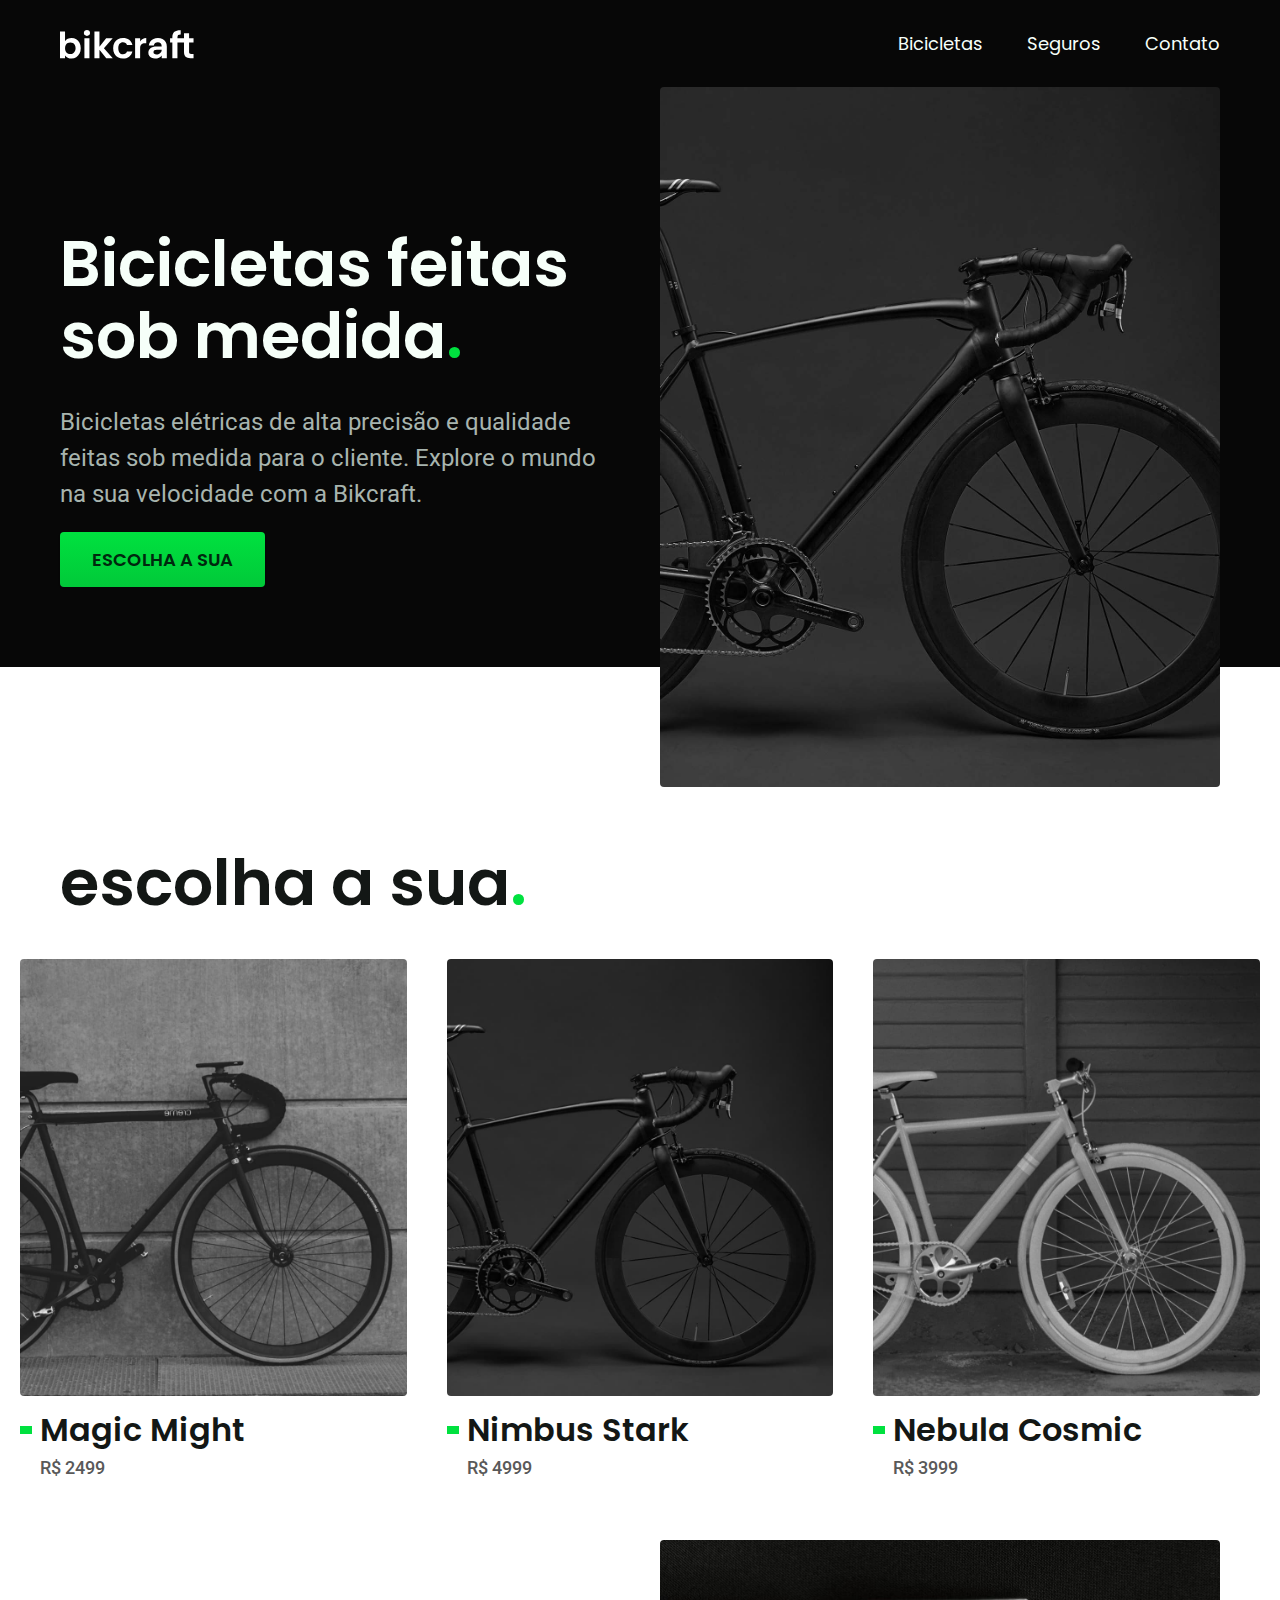
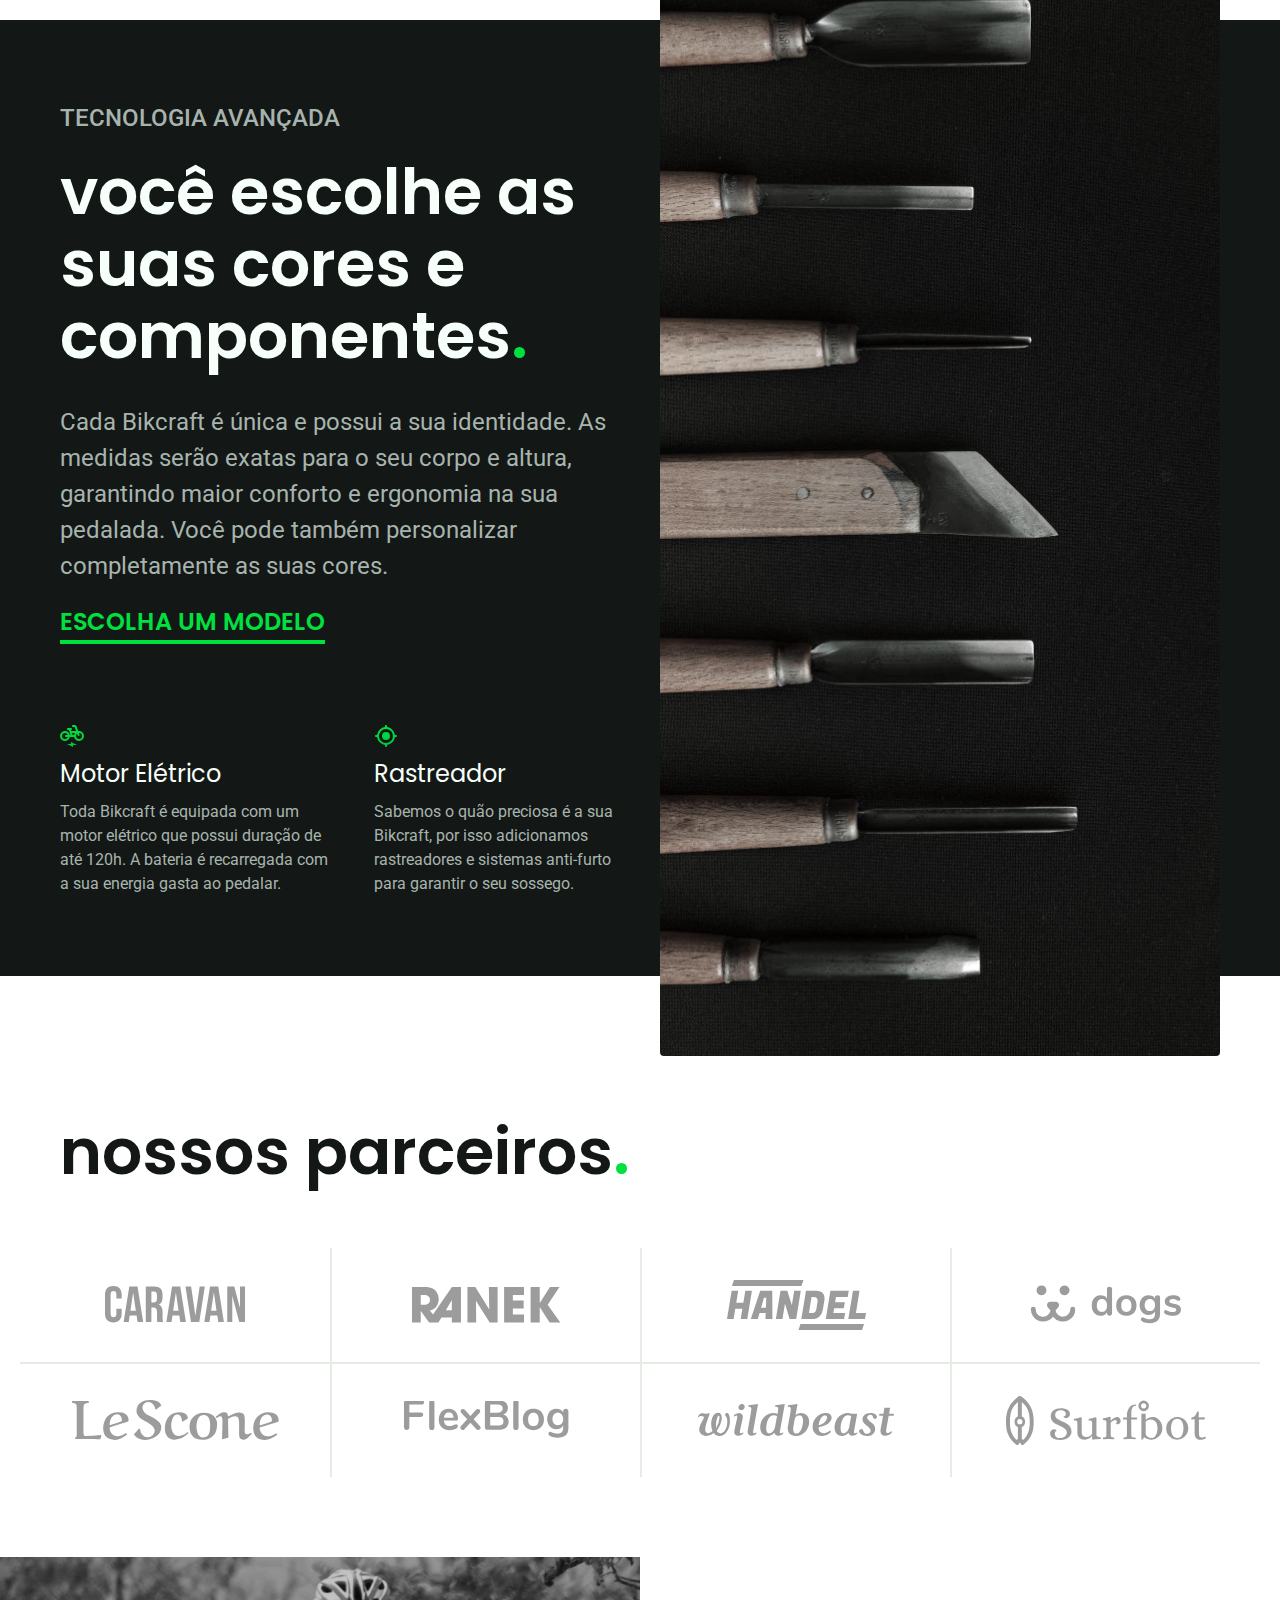
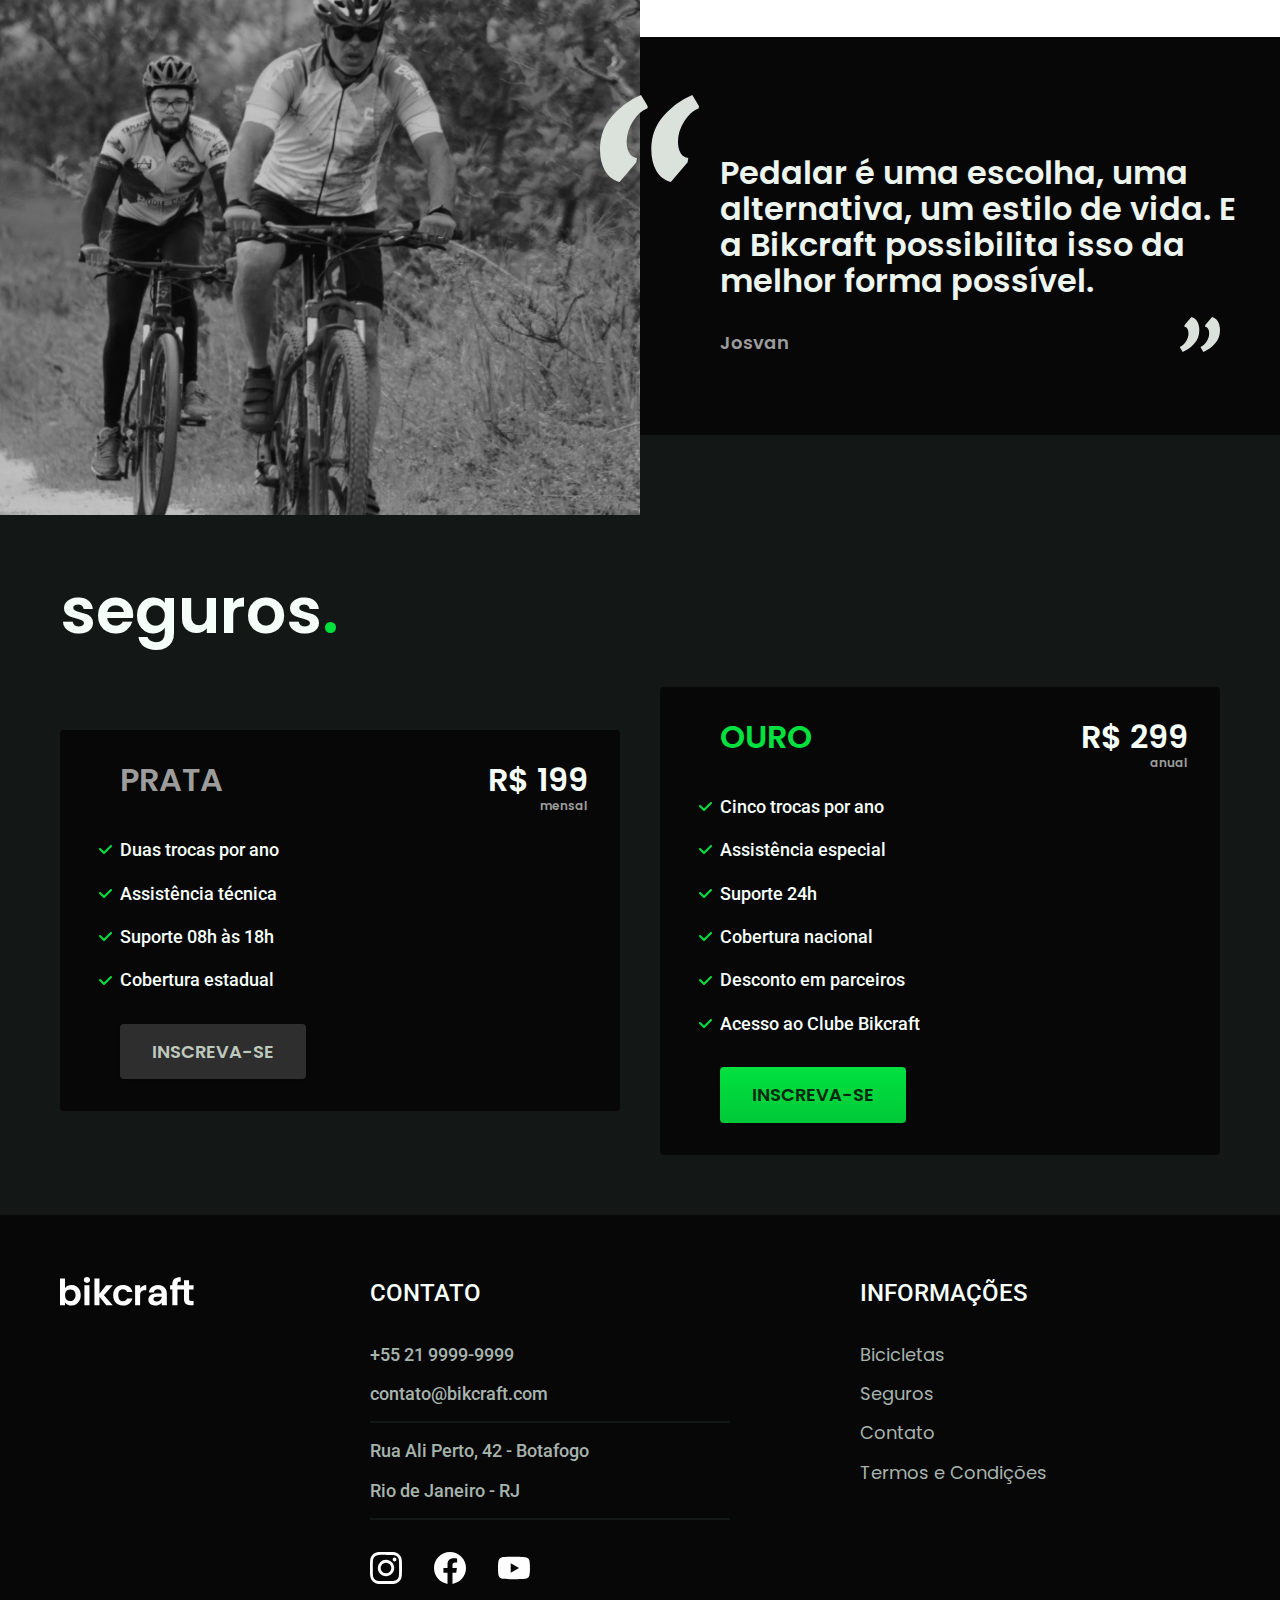
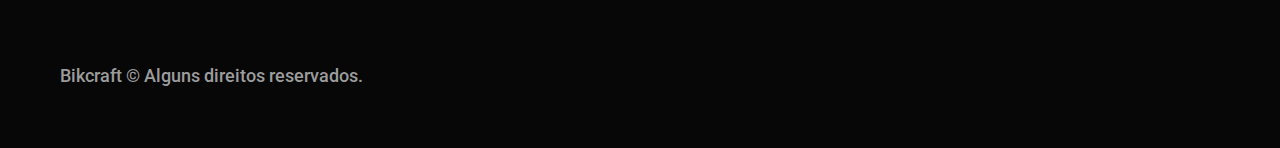
<file: index.html>
<!DOCTYPE html>
<html lang="pt-br">

<head>
  <meta charset="UTF-8">
  <meta name="viewport" content="width=device-width, initial-scale=1.0">
  <title>Bikcraft - Bicicletas Elétricas</title>
  <meta name="description" content="Bicicletas elétricas de alta precisão e qualidade,  feitas sob medida para o cliente. Explore o mundo na sua velocidade com a Bikcraft.">

  <link rel="icon" href="./img/icones/eletrica.svg" type="image/svg+xml">
  <link rel="stylesheet" href="./css/style.min.css">
  <!-- fontes -->
  <link rel="preconnect" href="https://fonts.googleapis.com">
  <link rel="preconnect" href="https://fonts.gstatic.com" crossorigin>
  <link href="https://fonts.googleapis.com/css2?family=Poppins:wght@400;600&family=Roboto:wght@400;500&display=swap" rel="stylesheet">

  <script>document.documentElement.classList.add("js");</script>
</head>

<body>
  <header class="bg-c12">
    <div class="header container">
      <a href="./">
        <img src="./img/bikcraft.svg" alt="Bikcraft">
      </a>
      <nav aria-label="primaria">
        <ul class="header-menu">
          <li><a href="./bicicletas.html" class="cw font-1-m">Bicicletas</a></li>
          <li><a href="./seguros.html" class="cw font-1-m">Seguros</a></li>
          <li><a href="./contato.html" class="cw font-1-m">Contato</a></li>
        </ul>
      </nav>
    </div>
  </header>

  <main class="introducao-bg">
    <div class="introducao container">
      <div class="introducao-conteudo">
        <h1 class="font-1-xxl cw fadeInRight" data-anime="200">Bicicletas feitas sob medida<span class="p1">.</span></h1>
        <p class="font-2-l c5 fadeInRight" data-anime="400">Bicicletas elétricas de alta precisão e qualidade feitas sob medida para o cliente. Explore o mundo na sua velocidade com a Bikcraft.</p>
        <a href="./bicicletas.html" class="botao fadeInRight" data-anime="600">Escolha a sua</a>
      </div>
      <div data-anime="800" class="fadeInRight">
        <img src="./img/fotos/introducao.jpg" alt="Bicicleta elétrica preta.">
      </div>
    </div>
  </main>

  <article class="bicicletas-lista">
    <h2 class="container font-1-xxl">escolha a sua<span class="p1">.</span></h2>
    <ul>
      <li>
        <a href="./bicicletas/magic.html">
          <img src="./img/bicicletas/magic-home.jpg" alt="Bicicleta preta">
          <h3 class="font-1-xl">Magic Might</h3>
          <span class="font-2-m c8">R$ 2499</span>
        </a>
      </li>
      <li>
        <a href="./bicicletas/nimbus.html">
          <img src="./img/bicicletas/nimbus-home.jpg" alt="Bicicleta preta">
          <h3 class="font-1-xl">Nimbus Stark</h3>
          <span class="font-2-m c8">R$ 4999</span>
        </a>
      </li>
      <li>
        <a href="./bicicletas/nebula.html">
          <img src="./img/bicicletas/nebula-home.jpg" alt="Bicicleta preta">
          <h3 class="font-1-xl">Nebula Cosmic</h3>
          <span class="font-2-m c8">R$ 3999</span>
        </a>
      </li>
    </ul>
  </article>

  <article class="tecnologia-bg bg-c11">
    <div class="tecnologia container">
      <div class="tecnologia-conteudo">
        <span class="font-2-l-b c5">Tecnologia Avançada</span>
        <h2 class="font-1-xxl cw">você escolhe as suas cores e componentes<span class="p1">.</span></h2>
        <p class="font-2-l c5">Cada Bikcraft é única e possui a sua identidade. As medidas serão exatas para o seu corpo e altura, garantindo maior conforto e ergonomia na sua pedalada. Você pode também personalizar completamente as suas cores.</p>
        <a href="./bicicletas.html" class="link p1">Escolha um modelo</a>
        <div class="tecnologia-vantagens">
          <div>
            <img src="./img/icones/eletrica.svg" alt="">
            <h3 class="font-1-l cw">Motor Elétrico</h3>
            <p class="font-2-s c5">Toda Bikcraft é equipada com um motor elétrico que possui duração de até 120h. A bateria é recarregada com a sua energia gasta ao pedalar.</p>
          </div>
          <div>
            <img src="./img/icones/rastreador.svg" alt="">
            <h3 class="font-1-l cw">Rastreador</h3>
            <p class="font-2-s c5">Sabemos o quão preciosa é a sua Bikcraft, por isso adicionamos rastreadores e sistemas anti-furto para garantir o seu sossego.</p>
          </div>
        </div>
      </div>
      <div class="tecnologia-imagem">
        <img src="./img/fotos/tecnologia.jpg" alt="">
      </div>
    </div>
  </article>

  <section class="parceiros" aria-label="Nossos Parceiros">
    <h2 class="container font-1-xxl">nossos parceiros<span class="p1">.</span></h2>
    <ul>
      <li><img src="./img/parceiros/caravan.svg" alt="caravan"></li>
      <li><img src="./img/parceiros/ranek.svg" alt="ranek"></li>
      <li><img src="./img/parceiros/handel.svg" alt="handel"></li>
      <li><img src="./img/parceiros/dogs.svg" alt="dogs"></li>
      <li><img src="./img/parceiros/lescone.svg" alt="lescone"></li>
      <li><img src="./img/parceiros/flexblog.svg" alt="flexblog"></li>
      <li><img src="./img/parceiros/wildbeast.svg" alt="wildbeast"></li>
      <li><img src="./img/parceiros/surfbot.svg" alt="surfbot"></li>
    </ul>
  </section>

  <section class="depoimento-bg bg-c12">
    <div class="depoimento">
      <div>
        <img src="./img/fotos/depoimento.jpg" alt="Pessoas pedalando com Bikcraft">
      </div>
      <div class="depoimento-conteudo">
        <blockquote class="font-1-xl c1">
          <p>Pedalar é uma escolha, uma alternativa, um estilo de vida. E a Bikcraft possibilita isso da melhor forma possível.</p>
        </blockquote>
        <span class="font-1-m-b c6">Josvan</span>
      </div>
    </div>
  </section>

  <article class="bg-c11">
    <div class="seguros container">
      <h2 class="font-1-xxl cw">seguros<span class="p1">.</span></h2>
      <div class="seguros-item">
        <h3 class="font-1-xl c6">PRATA</h3>
        <span class="font-1-xl cw">R$ 199 <span class="font-1-xs c6">mensal</span></span>
        <ul class="font-2-m cw">
          <li>Duas trocas por ano</li>
          <li>Assistência técnica</li>
          <li>Suporte 08h às 18h</li>
          <li>Cobertura estadual</li>
        </ul>
        <a class="botao secundario" href="./orcamento.html">Inscreva-se</a>
      </div>
      <div class="seguros-item">
        <h3 class="font-1-xl p1">OURO</h3>
        <span class="font-1-xl cw">R$ 299 <span class="font-1-xs c6">anual</span></span>
        <ul class="font-2-m cw">
          <li>Cinco trocas por ano</li>
          <li>Assistência especial</li>
          <li>Suporte 24h</li>
          <li>Cobertura nacional</li>
          <li>Desconto em parceiros</li>
          <li>Acesso ao Clube Bikcraft</li>
        </ul>
        <a class="botao" href="./orcamento.html">Inscreva-se</a>
      </div>
    </div>
  </article>

  <footer class="bg-c12">
    <div class="footer container">
      <img src="./img/bikcraft.svg" alt="Bikcraft">
      <div class="footer-contato">
        <h3 class="font-2-l-b cw">Contato</h3>
        <ul class="font-2-m c5">
          <li><a href="tel:+552199999999">+55 21 9999-9999</a></li>
          <li><a href="mailto:contato@bikcraft.com">contato@bikcraft.com</a></li>
          <li>Rua Ali Perto, 42 - Botafogo</li>
          <li>Rio de Janeiro - RJ</li>
        </ul>
        <div class="footer-redes">
          <a href="./">
            <img src="./img/redes/instagram.svg" alt="Instagram">
          </a>
          <a href="./">
            <img src="./img/redes/facebook.svg" alt="Facebook">
          </a>
          <a href="./">
            <img src="./img/redes/youtube.svg" alt="Youtube">
          </a>
        </div>
      </div>
      <div class="footer-informacoes">
        <h3 class="font-2-l-b cw">Informações</h3>
        <nav>
          <ul class="font-1-m c5">
            <li><a href="./bicicletas.html">Bicicletas</a></li>
            <li><a href="./seguros.html">Seguros</a></li>
            <li><a href="./contato.html">Contato</a></li>
            <li><a href="./termos.html">Termos e Condições</a></li>
          </ul>
        </nav>
      </div>
      <p class="footer-copy font-2-m c6">Bikcraft © Alguns direitos reservados.</p>
    </div>
  </footer>

  <script src="./js/plugin/simple-anime.js"></script>
  <script src="./js/script.js"></script>
</body>

</html>
</file>
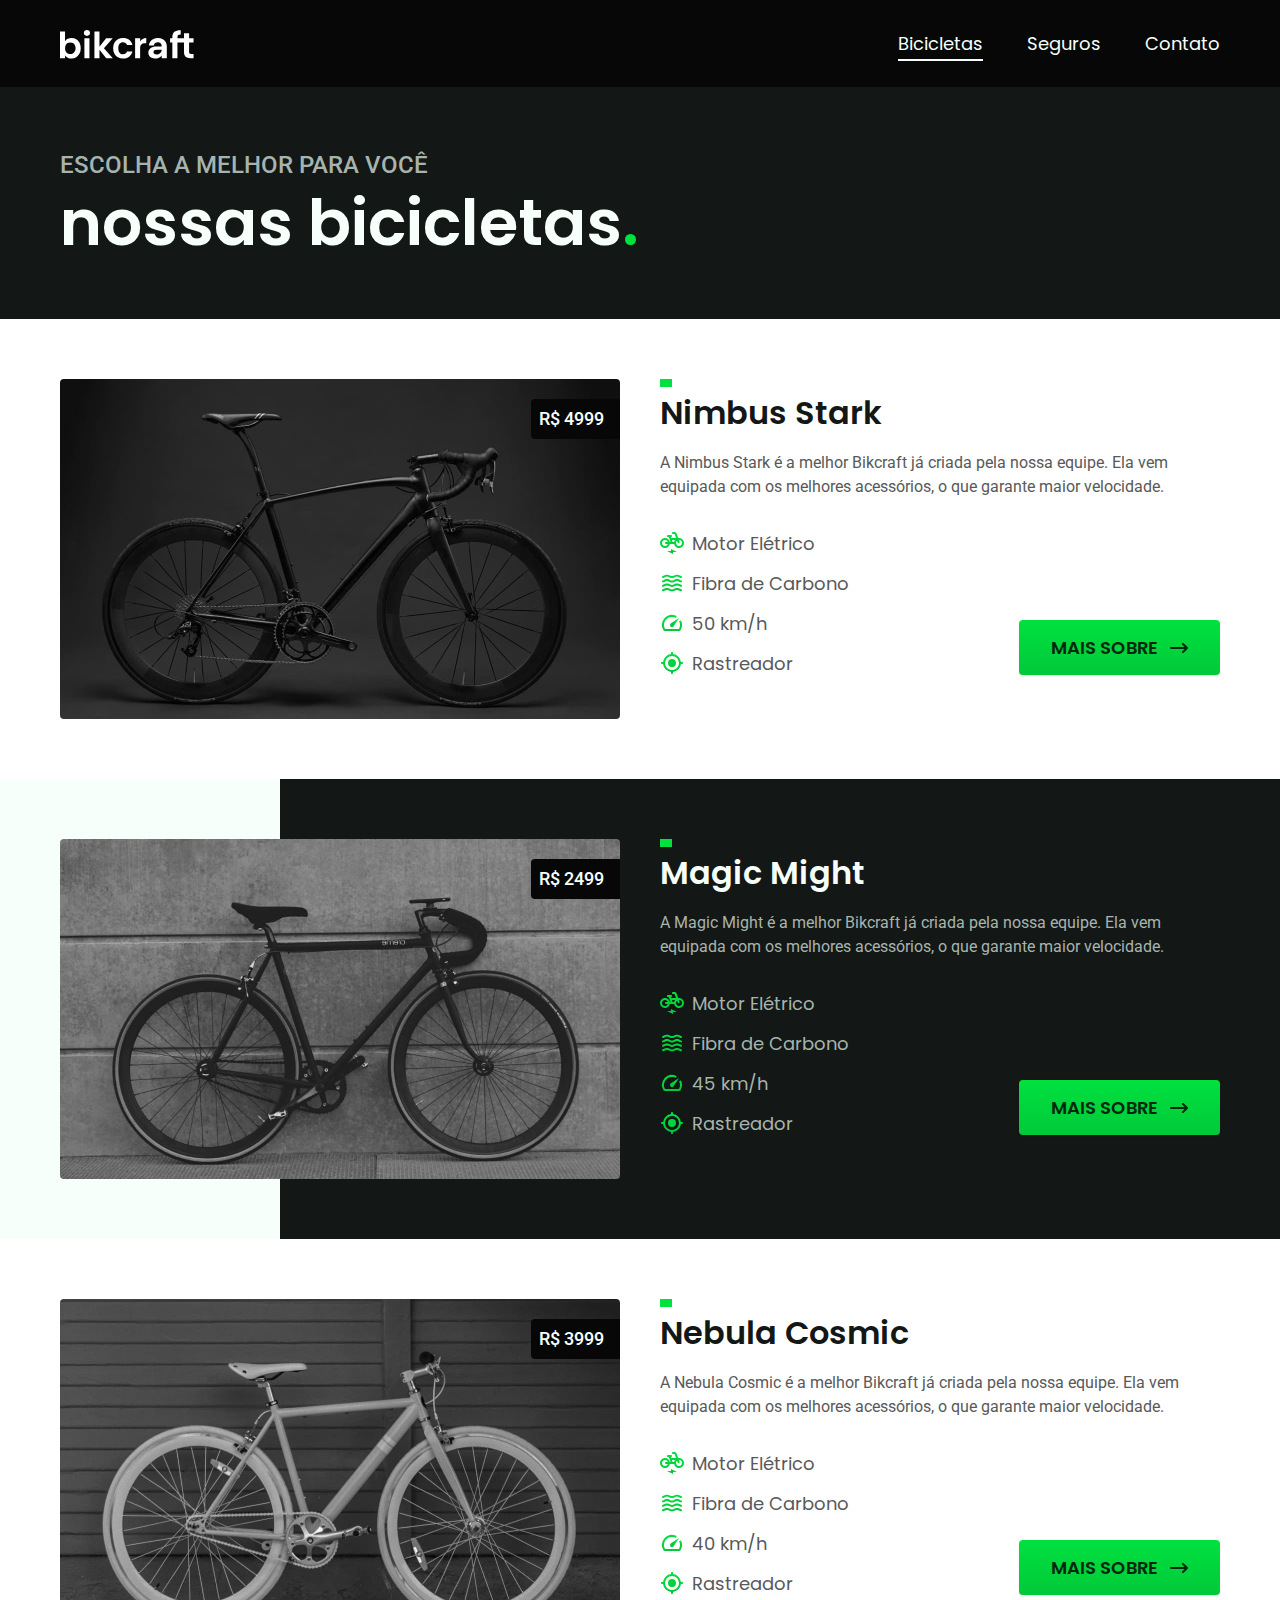
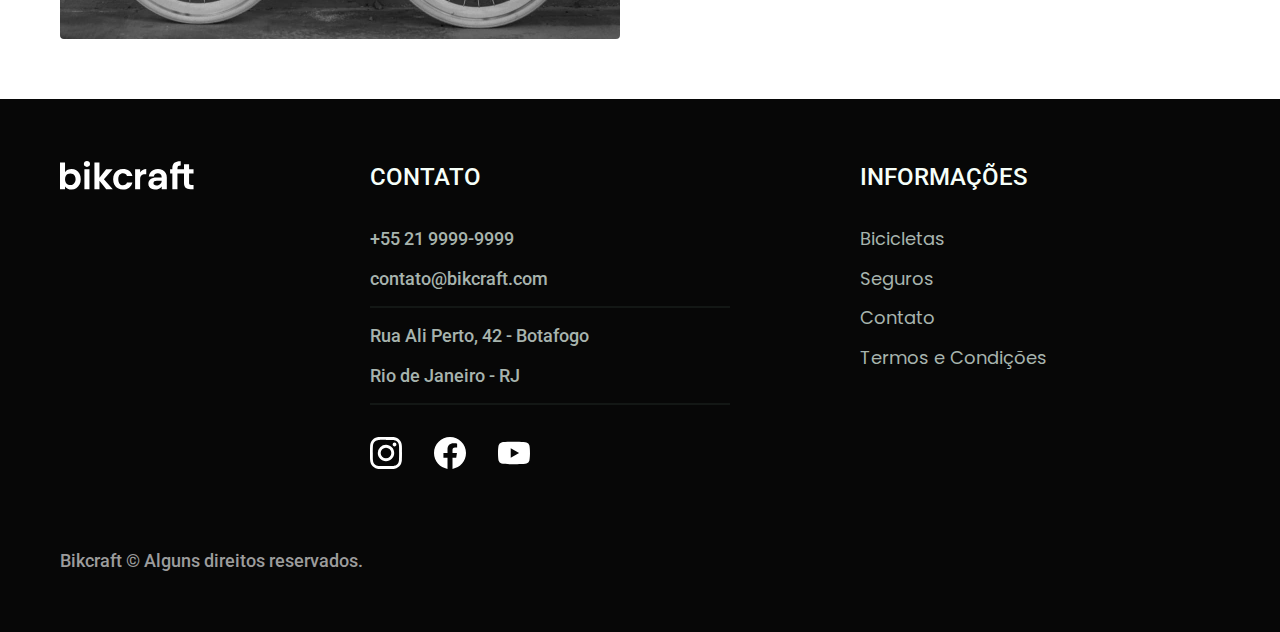
<file: bicicletas.html>
<!DOCTYPE html>
<html lang="pt-br">

<head>
  <meta charset="UTF-8">
  <meta name="viewport" content="width=device-width, initial-scale=1.0">
  <title>Bicicletas | Bikcraft</title>
  <meta name="description" content="Bicicletas.">
  <link rel="icon" href="./img/icones/eletrica.svg" type="image/svg+xml">
  <link rel="stylesheet" href="./css/style.min.css">
  <!-- fontes -->
  <link rel="preconnect" href="https://fonts.googleapis.com">
  <link rel="preconnect" href="https://fonts.gstatic.com" crossorigin>
  <link href="https://fonts.googleapis.com/css2?family=Poppins:wght@400;600&family=Roboto:wght@400;500&display=swap" rel="stylesheet">
  <script>document.documentElement.classList.add("js");</script>
</head>

<body id="bicicletas">
  <header class="header-bg bg-c12">
    <div class="header container">
      <a href="./">
        <img src="./img/bikcraft.svg" alt="Bikcraft">
      </a>
      <nav aria-label="primaria">
        <ul class="header-menu">
          <li><a href="./bicicletas.html" class="cw font-1-m">Bicicletas</a></li>
          <li><a href="./seguros.html" class="cw font-1-m">Seguros</a></li>
          <li><a href="./contato.html" class="cw font-1-m">Contato</a></li>
        </ul>
      </nav>
    </div>
  </header>

  <main>
    <div class="bg-c11">
      <div class="titulo container">
        <p class="font-2-l-b c5">Escolha a melhor para você</p>
        <h1 class="font-1-xxl cw">nossas bicicletas<span class="p1">.</span></h1>
      </div>
    </div>

    <!-- bicicleta 1 -->
    <div class="bicicletas container">
      <div class="bicicletas-imagem">
        <img src="./img/bicicletas/nimbus.jpg" alt="Bicicleta preta">
        <span class="font-2-m cw">R$ 4999</span>
      </div>
      <div class="bicicletas-conteudo">
        <h2 class="font-1-xl">Nimbus Stark</h2>
        <p class="font-2-s c8">A Nimbus Stark é a melhor Bikcraft já criada pela nossa equipe. Ela vem equipada com os melhores acessórios, o que garante maior velocidade.</p>
        <ul class="font-1-m c8">
          <li><img src="./img/icones/eletrica.svg" alt="">
            Motor Elétrico
          </li>
          <li><img src="./img/icones/carbono.svg" alt="">
            Fibra de Carbono
          </li>
          <li><img src="./img/icones/velocidade.svg" alt="">
            50 km/h
          </li>
          <li><img src="./img/icones/rastreador.svg" alt="">
            Rastreador
          </li>
        </ul>
        <a class="botao seta" href="./bicicletas/nimbus.html">Mais Sobre</a>
      </div>
    </div>

    <!-- bicicleta 2 -->
    <div class="bg-cw bicicletas-bg-2">
      <div class="bicicletas container bicicletas-bg">
        <div class="bicicletas-imagem">
          <img src="./img/bicicletas/magic.jpg" alt="Bicicleta preta">
          <span class="font-2-m cw">R$ 2499</span>
        </div>
        <div class="bicicletas-conteudo">
          <h2 class="font-1-xl cw">Magic Might</h2>
          <p class="font-2-s c5">A Magic Might é a melhor Bikcraft já criada pela nossa equipe. Ela vem equipada com os melhores acessórios, o que garante maior velocidade.</p>
          <ul class="font-1-m c5">
            <li><img src="./img/icones/eletrica.svg" alt="">
              Motor Elétrico
            </li>
            <li><img src="./img/icones/carbono.svg" alt="">
              Fibra de Carbono
            </li>
            <li><img src="./img/icones/velocidade.svg" alt="">
              45 km/h
            </li>
            <li><img src="./img/icones/rastreador.svg" alt="">
              Rastreador
            </li>
          </ul>
          <a class="botao seta" href="./bicicletas/magic.html">Mais Sobre</a>
        </div>
      </div>
    </div>

    <!-- bicicleta 3 -->
    <div class="bicicletas container">
      <div class="bicicletas-imagem">
        <img src="./img/bicicletas/nebula.jpg" alt="Bicicleta branca">
        <span class="font-2-m cw">R$ 3999</span>
      </div>
      <div class="bicicletas-conteudo">
        <h2 class="font-1-xl">Nebula Cosmic</h2>
        <p class="font-2-s c8">A Nebula Cosmic é a melhor Bikcraft já criada pela nossa equipe. Ela vem equipada com os melhores acessórios, o que garante maior velocidade.</p>
        <ul class="font-1-m c8">
          <li><img src="./img/icones/eletrica.svg" alt="">
            Motor Elétrico
          </li>
          <li><img src="./img/icones/carbono.svg" alt="">
            Fibra de Carbono
          </li>
          <li><img src="./img/icones/velocidade.svg" alt="">
            40 km/h
          </li>
          <li><img src="./img/icones/rastreador.svg" alt="">
            Rastreador
          </li>
        </ul>
        <a class="botao seta" href="./bicicletas/nebula.html">Mais Sobre</a>
      </div>
    </div>

  </main>

  <footer class="bg-c12">
    <div class="footer container">
      <img src="./img/bikcraft.svg" alt="Bikcraft">
      <div class="footer-contato">
        <h3 class="font-2-l-b cw">Contato</h3>
        <ul class="font-2-m c5">
          <li><a href="tel:+552199999999">+55 21 9999-9999</a></li>
          <li><a href="mailto:contato@bikcraft.com">contato@bikcraft.com</a></li>
          <li>Rua Ali Perto, 42 - Botafogo</li>
          <li>Rio de Janeiro - RJ</li>
        </ul>
        <div class="footer-redes">
          <a href="./">
            <img src="./img/redes/instagram.svg" alt="Instagram">
          </a>
          <a href="./">
            <img src="./img/redes/facebook.svg" alt="Facebook">
          </a>
          <a href="./">
            <img src="./img/redes/youtube.svg" alt="Youtube">
          </a>
        </div>
      </div>
      <div class="footer-informacoes">
        <h3 class="font-2-l-b cw">Informações</h3>
        <nav>
          <ul class="font-1-m c5">
            <li><a href="./bicicletas.html">Bicicletas</a></li>
            <li><a href="./seguros.html">Seguros</a></li>
            <li><a href="./contato.html">Contato</a></li>
            <li><a href="./termos.html">Termos e Condições</a></li>
          </ul>
        </nav>
      </div>
      <p class="footer-copy font-2-m c6">Bikcraft © Alguns direitos reservados.</p>
    </div>
  </footer>
  <script src="./js/script.js"></script>
</body>

</html>
</file>
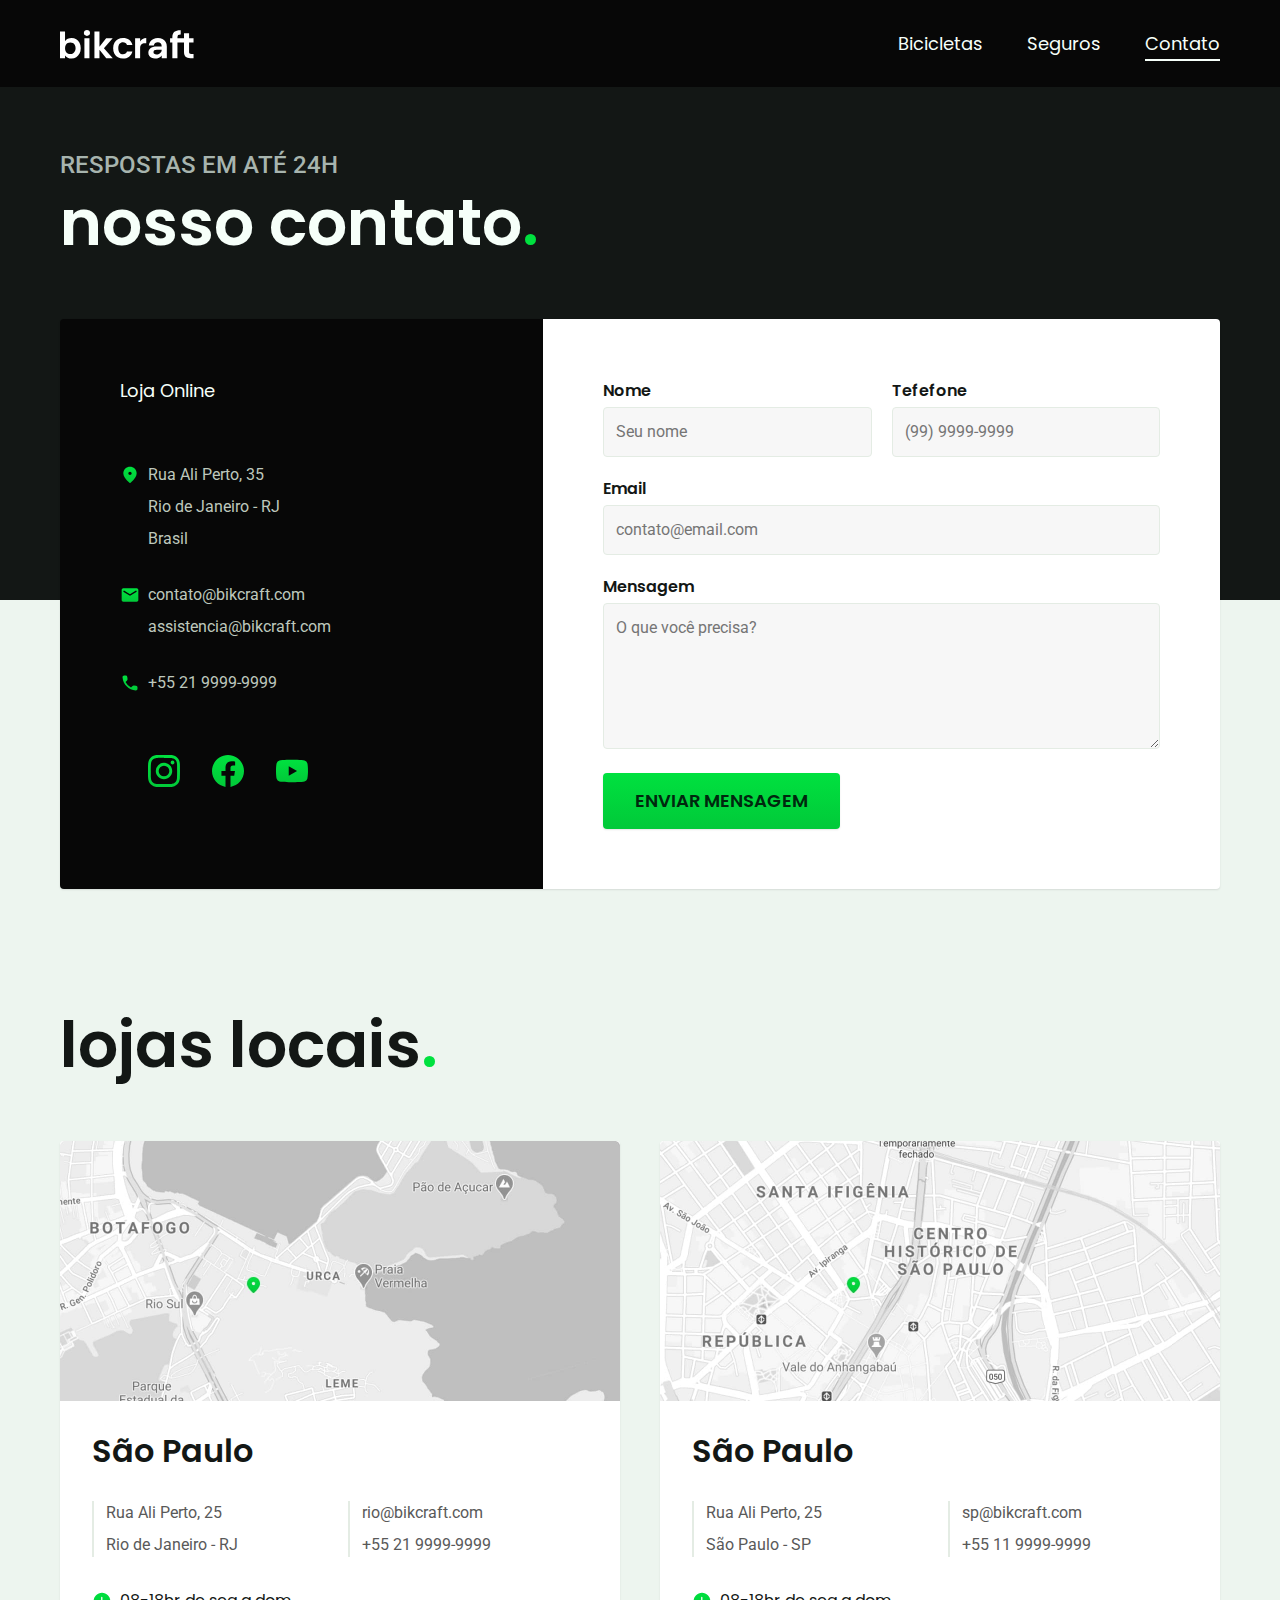
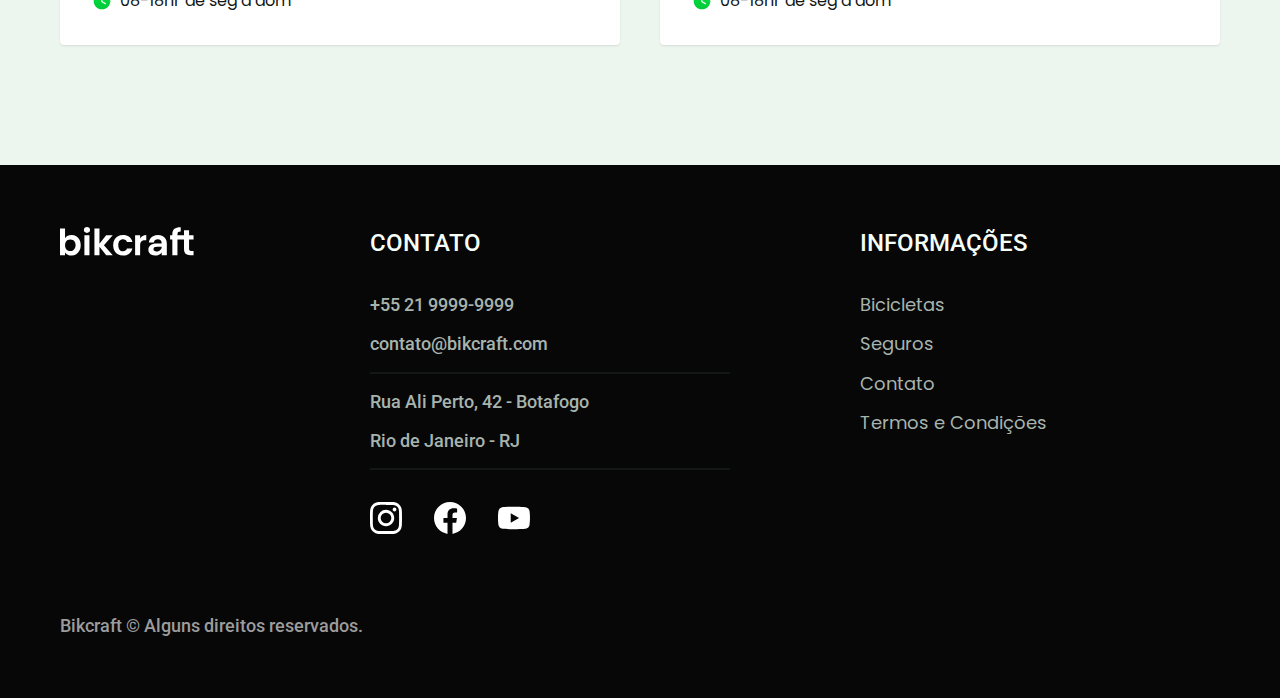
<file: contato.html>
<!DOCTYPE html>
<html lang="pt-br">

<head>
  <meta charset="UTF-8">
  <meta name="viewport" content="width=device-width, initial-scale=1.0">
  <title>Contato | Bikcraft</title>
  <meta name="description" content="Contato.">
  <link rel="icon" href="./img/icones/eletrica.svg" type="image/svg+xml">
  <link rel="stylesheet" href="./css/style.min.css">
  <!-- fontes -->
  <link rel="preconnect" href="https://fonts.googleapis.com">
  <link rel="preconnect" href="https://fonts.gstatic.com" crossorigin>
  <link href="https://fonts.googleapis.com/css2?family=Poppins:wght@400;600&family=Roboto:wght@400;500&display=swap" rel="stylesheet">
  <script>document.documentElement.classList.add("js");</script>
</head>

<body id="contato">
  <header class="header-bg bg-c12">
    <div class="header container">
      <a href="./">
        <img src="./img/bikcraft.svg" alt="Bikcraft">
      </a>
      <nav aria-label="primaria">
        <ul class="header-menu">
          <li><a href="./bicicletas.html" class="cw font-1-m">Bicicletas</a></li>
          <li><a href="./seguros.html" class="cw font-1-m">Seguros</a></li>
          <li><a href="./contato.html" class="cw font-1-m">Contato</a></li>
        </ul>
      </nav>
    </div>
  </header>

  <main>
    <div class="bg-c11">
      <div class="titulo container">
        <p class="font-2-l-b c5">Respostas em até 24h</p>
        <h1 class="font-1-xxl cw">nosso contato<span class="p1">.</span></h1>
      </div>
    </div>

    <div class="contato container">
      <section class="contato-dados" aria-label="Endereço">
        <h2 class="font-1-m cw">Loja Online</h2>
        <div class="contato-endereco font-2-s c4">
          <p>Rua Ali Perto, 35</p>
          <p>Rio de Janeiro - RJ</p>
          <p>Brasil</p>
        </div>
        <address class="contato-meios font-2-s c4">
          <a href="mailto:contato@bikcraft.com">contato@bikcraft.com</a>
          <a href="mailto:assistencia@bikcraft.com">assistencia@bikcraft.com</a>
          <a href="tel:+552199999999">+55 21 9999-9999</a>
        </address>
        <div class="contato-redes">
          <a href="./">
            <img src="./img/redes/instagram-p.svg" alt="Instagram">
          </a>
          <a href="./">
            <img src="./img/redes/facebook-p.svg" alt="Facebook">
          </a>
          <a href="./">
            <img src="./img/redes/youtube-p.svg" alt="Youtube">
          </a>
        </div>
      </section>
      <section class="contato-formulario" aria-label="Formulário">
        <form class="form" action="./contato.html">
          <div>
            <label for="nome">Nome</label>
            <input type="text" id="nome" name="nome" placeholder="Seu nome">
          </div>
          <div>
            <label for="telefone">Tefefone</label>
            <input type="text" id="telefone" name="telefone" placeholder="(99) 9999-9999">
          </div>
          <div class="col-2">
            <label for="email">Email</label>
            <input type="email" id="email" name="email" placeholder="contato@email.com">
          </div>
          <div class="col-2">
            <label for="mensagem">Mensagem</label>
            <textarea rows="5" id="mensagem" name="mensagem" placeholder="O que você precisa?"></textarea>
          </div>
          <button class="botao col-2"">Enviar Mensagem</button>
        </form>
      </section>
    </div>
  </main>

  <article class=" lojas container">
            <h2 class="font-1-xxl">lojas locais<span class="p1">.</span></h2>
            <div class="lojas-item">
              <img src="./img/lojas/rj.jpg" alt="enredeço Rua Ali Perto, 25 - Rio de Janeiro - RJ">
              <div class="lojas-conteudo">
                <h3 class="font-1-xl">São Paulo</h3>
                <div class="lojas-dados font-2-s c8">
                  <p>Rua Ali Perto, 25</p>
                  <p>Rio de Janeiro - RJ</p>
                </div>
                <div class="lojas-dados font-2-s c8">
                  <a href="mailto:rio@bikcraft.com">rio@bikcraft.com</a>
                  <a href="tel:+552199999999">+55 21 9999-9999</a>
                </div>
                <p class="lojas-tempo font-1-s"><img src="./img/icones/horario.svg" alt="">08-18hr de seg a dom</p>
              </div>
            </div>

            <div class="lojas-item">
              <img src="./img/lojas/sp.jpg" alt="enredeço Rua Ali Perto, 25 - São Paulo - SP">
              <div class="lojas-conteudo">
                <h3 class="font-1-xl">São Paulo</h3>
                <div class="lojas-dados font-2-s c8">
                  <p>Rua Ali Perto, 25</p>
                  <p>São Paulo - SP</p>
                </div>
                <div class="lojas-dados font-2-s c8">
                  <a href="mailto:sp@bikcraft.com">sp@bikcraft.com</a>
                  <a href="tel:+551199999999">+55 11 9999-9999</a>
                </div>
                <p class="lojas-tempo font-1-s"><img src="./img/icones/horario.svg" alt="">08-18hr de seg a dom</p>
              </div>
            </div>
            </article>

            <footer class=" bg-c12">
              <div class="footer container">
                <img src="./img/bikcraft.svg" alt="Bikcraft">
                <div class="footer-contato">
                  <h3 class="font-2-l-b cw">Contato</h3>
                  <ul class="font-2-m c5">
                    <li><a href="tel:+552199999999">+55 21 9999-9999</a></li>
                    <li><a href="mailto:contato@bikcraft.com">contato@bikcraft.com</a></li>
                    <li>Rua Ali Perto, 42 - Botafogo</li>
                    <li>Rio de Janeiro - RJ</li>
                  </ul>
                  <div class="footer-redes">
                    <a href="./">
                      <img src="./img/redes/instagram.svg" alt="Instagram">
                    </a>
                    <a href="./">
                      <img src="./img/redes/facebook.svg" alt="Facebook">
                    </a>
                    <a href="./">
                      <img src="./img/redes/youtube.svg" alt="Youtube">
                    </a>
                  </div>
                </div>
                <div class="footer-informacoes">
                  <h3 class="font-2-l-b cw">Informações</h3>
                  <nav>
                    <ul class="font-1-m c5">
                      <li><a href="./bicicletas.html">Bicicletas</a></li>
                      <li><a href="./seguros.html">Seguros</a></li>
                      <li><a href="./contato.html">Contato</a></li>
                      <li><a href="./termos.html">Termos e Condições</a></li>
                    </ul>
                  </nav>
                </div>
                <p class="footer-copy font-2-m c6">Bikcraft © Alguns direitos reservados.</p>
              </div>
            </footer>
            <script src="./js/script.js"></script>
</body>

</html>
</file>
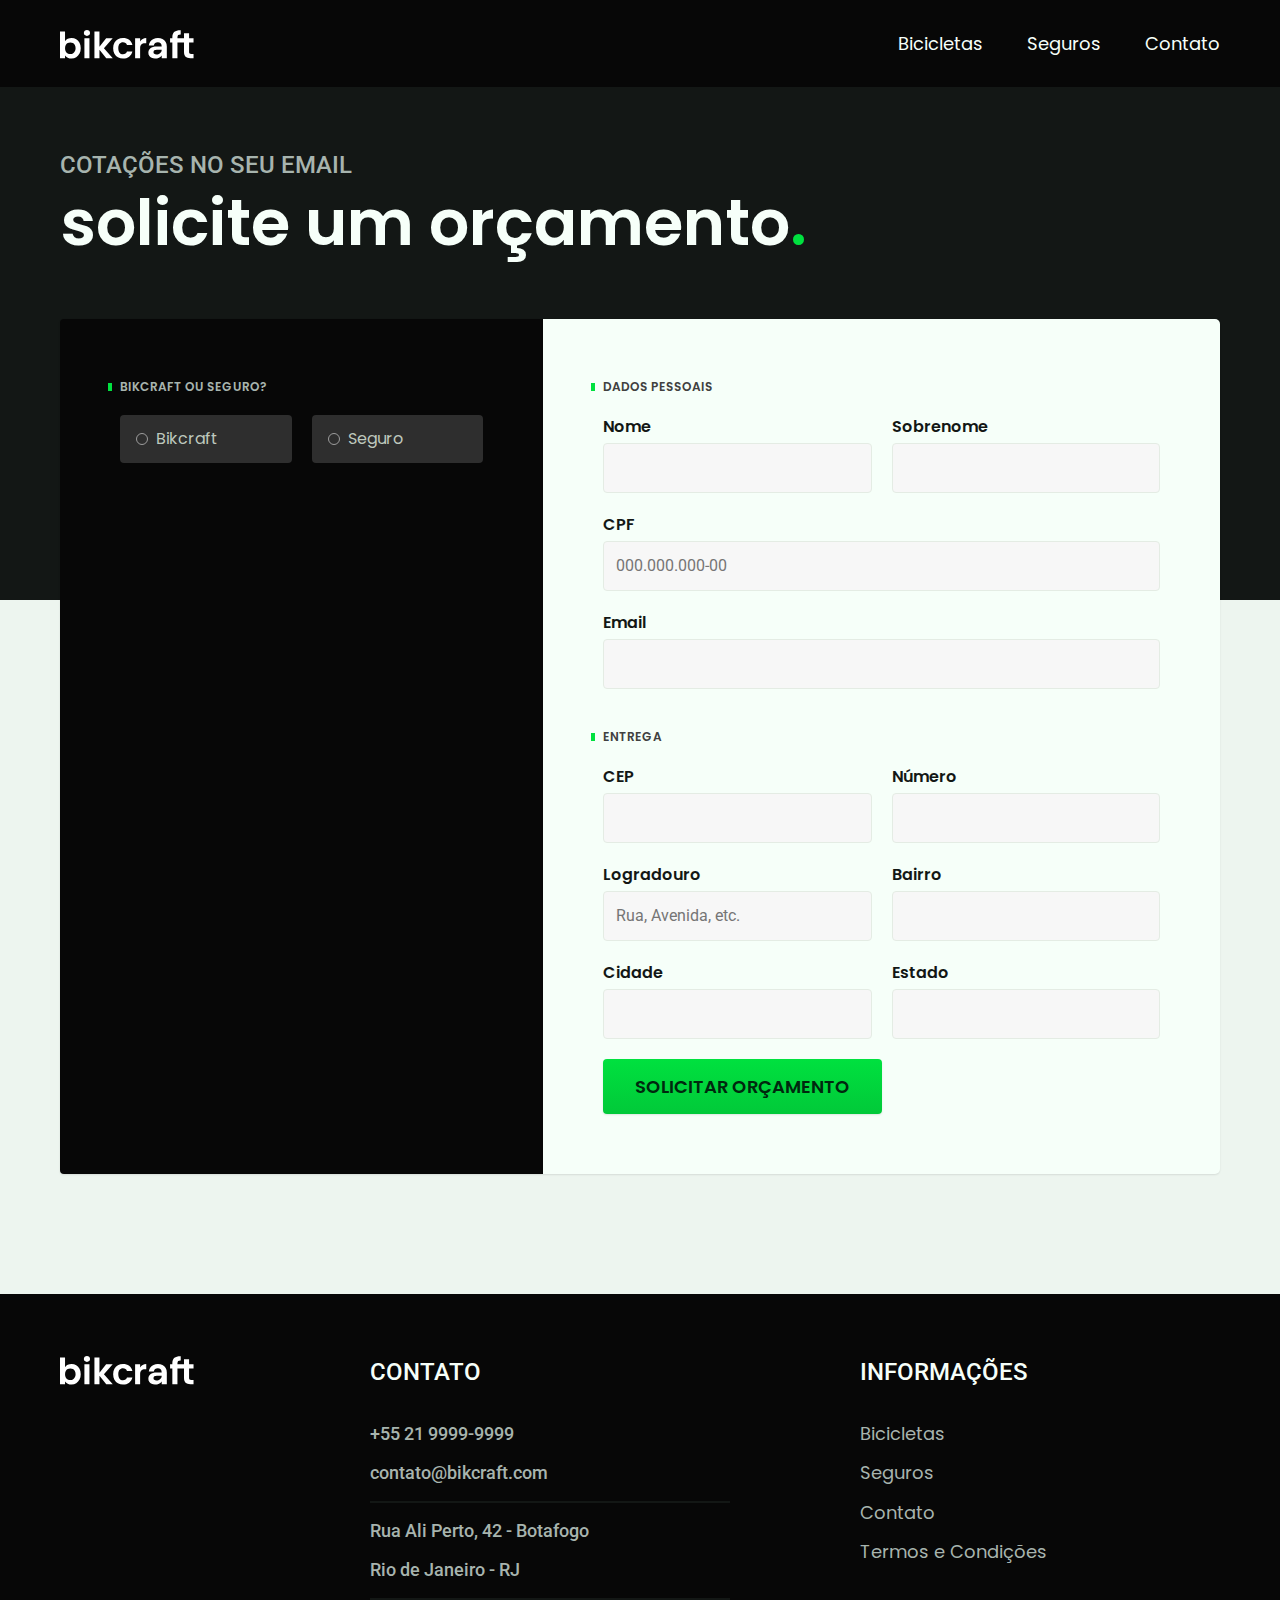
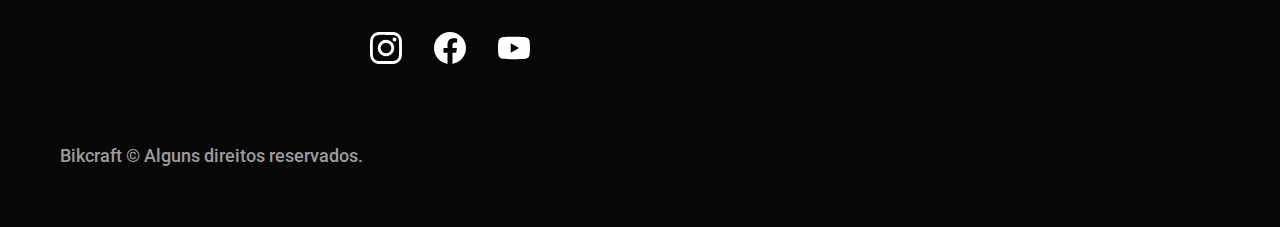
<file: orcamento.html>
<!DOCTYPE html>
<html lang="pt-br">

<head>
  <meta charset="UTF-8">
  <meta name="viewport" content="width=device-width, initial-scale=1.0">
  <title>Orçamento | Bikcraft</title>
  <meta name="description" content="Orçamento.">
  <link rel="icon" href="./img/icones/eletrica.svg" type="image/svg+xml">
  <link rel="stylesheet" href="./css/style.min.css">
  <!-- fontes -->
  <link rel="preconnect" href="https://fonts.googleapis.com">
  <link rel="preconnect" href="https://fonts.gstatic.com" crossorigin>
  <link href="https://fonts.googleapis.com/css2?family=Poppins:wght@400;600&family=Roboto:wght@400;500&display=swap" rel="stylesheet">
  <script>document.documentElement.classList.add("js");</script>
</head>

<body id="orcamento">
  <header class="header-bg bg-c12">
    <div class="header container">
      <a href="./">
        <img src="./img/bikcraft.svg" alt="Bikcraft">
      </a>
      <nav aria-label="primaria">
        <ul class="header-menu">
          <li><a href="./bicicletas.html" class="cw font-1-m">Bicicletas</a></li>
          <li><a href="./seguros.html" class="cw font-1-m">Seguros</a></li>
          <li><a href="./contato.html" class="cw font-1-m">Contato</a></li>
        </ul>
      </nav>
    </div>
  </header>

  <main>
    <!-- titulo -->
    <div class="bg-c11">
      <div class="titulo container">
        <p class="font-2-l-b c5">cotações no seu email</p>
        <h1 class="font-1-xxl cw">solicite um orçamento<span class="p1">.</span></h1>
      </div>
    </div>

    <form class="orcamento container" action="./">
      <div class="orcamento-produto">
        <h2 class="font-1-xs c5">Bikcraft ou Seguro?</h2>

        <input type="radio" name="tipo" value="bikcraft" id="bikcraft">
        <label for="bikcraft">Bikcraft</label>

        <input type="radio" name="tipo" value="seguro" id="seguro">
        <label for="seguro">Seguro</label>

        <div class="orcamento-conteudo" id="orcamento-bikcraft">
          <h2 class="font-1-xs c5">Escolha a sua</h2>

          <input type="radio" name="produto" value="nimbus" id="nimbus">
          <label for="nimbus">Nimbus Stark <span>R$ 4999</span></label>
          <div class="orcamento-detalhes">
            <ul class="font-1-xs c8">
              <li><img src="./img/icones/eletrica.svg" alt="">Motor Elétrico</li>
              <li><img src="./img/icones/carbono.svg" alt="">Fibra de Carbono</li>
              <li><img src="./img/icones/velocidade.svg" alt="">50 km/h</li>
              <li><img src="./img/icones/rastreador.svg" alt="">Rastreador</li>
            </ul>
            <img src="./img/bicicletas/nimbus.jpg" alt="BicicletaPreta">
          </div>

          <input type="radio" name="produto" value="magic" id="magic">
          <label for="magic">Magic Might <span>R$ 2499</span></label>
          <div class="orcamento-detalhes">
            <ul class="font-1-xs c8">
              <li><img src="./img/icones/eletrica.svg" alt="">Motor Elétrico</li>
              <li><img src="./img/icones/carbono.svg" alt="">Fibra de Carbono</li>
              <li><img src="./img/icones/velocidade.svg" alt="">45 km/h</li>
              <li><img src="./img/icones/rastreador.svg" alt="">Rastreador</li>
            </ul>
            <img src="./img/bicicletas/magic.jpg" alt="BicicletaPreta">
          </div>

          <input type="radio" name="produto" value="nebula" id="nebula">
          <label for="nebula">Nebula Cosmic <span>R$ 3999</span></label>
          <div class="orcamento-detalhes">
            <ul class="font-1-xs c8">
              <li><img src="./img/icones/eletrica.svg" alt="">Motor Elétrico</li>
              <li><img src="./img/icones/carbono.svg" alt="">Fibra de Carbono</li>
              <li><img src="./img/icones/velocidade.svg" alt="">40 km/h</li>
              <li><img src="./img/icones/rastreador.svg" alt="">Rastreador</li>
            </ul>
            <img src="./img/bicicletas/nebula.jpg" alt="BicicletaPreta">
          </div>
        </div>

        <div class="orcamento-conteudo" id="orcamento-seguro">
          <h2 class="font-1-xs c5">Escolha o plano</h2>

          <input type="radio" name="produto" value="prata" id="prata">
          <label for="prata">Prata <span>R$ 199</span></label>

          <input type="radio" name="produto" value="ouro" id="ouro">
          <label for="ouro">Ouro <span>R$ 299</span></label>
        </div>

      </div>
      <div class="orcamento-dados form">
        <h2 class="font-1-xs c9 col-2">Dados pessoais</h2>
        <div>
          <label for="nome">Nome</label>
          <input type="text" id="nome" name="nome">
        </div>
        <div>
          <label for="sobrenome">Sobrenome</label>
          <input type="text" id="sobrenome" name="sobrenome">
        </div>
        <div class="col-2">
          <label for="cpf">CPF</label>
          <input type="text" id="cpf" name="cpf" placeholder="000.000.000-00">
        </div>
        <div class="col-2">
          <label for="email">Email</label>
          <input type="email" id="email" name="email">
        </div>
        <h2 class="font-1-xs c9 col-2">Entrega</h2>
        <div>
          <label for="cep">CEP</label>
          <input type="text" id="cep" name="cep">
        </div>
        <div>
          <label for="numero">Número</label>
          <input type="text" id="numero" name="numero">
        </div>
        <div>
          <label for="logradouro">Logradouro</label>
          <input type="text" id="logradouro" name="logradouro" placeholder="Rua, Avenida, etc.">
        </div>
        <div>
          <label for="bairro">Bairro</label>
          <input type="text" id="bairro" name="bairro">
        </div>
        <div>
          <label for="cidade">Cidade</label>
          <input type="text" id="cidade" name="cidade">
        </div>
        <div>
          <label for="estado">Estado</label>
          <input type="text" id="estado" name="estado">
        </div>
        <button class="botao col-2">Solicitar Orçamento</button>
      </div>
    </form>
  </main>

  <footer class="bg-c12">
    <div class="footer container">
      <img src="./img/bikcraft.svg" alt="Bikcraft">
      <div class="footer-contato">
        <h3 class="font-2-l-b cw">Contato</h3>
        <ul class="font-2-m c5">
          <li><a href="tel:+552199999999">+55 21 9999-9999</a></li>
          <li><a href="mailto:contato@bikcraft.com">contato@bikcraft.com</a></li>
          <li>Rua Ali Perto, 42 - Botafogo</li>
          <li>Rio de Janeiro - RJ</li>
        </ul>
        <div class="footer-redes">
          <a href="./">
            <img src="./img/redes/instagram.svg" alt="Instagram">
          </a>
          <a href="./">
            <img src="./img/redes/facebook.svg" alt="Facebook">
          </a>
          <a href="./">
            <img src="./img/redes/youtube.svg" alt="Youtube">
          </a>
        </div>
      </div>
      <div class="footer-informacoes">
        <h3 class="font-2-l-b cw">Informações</h3>
        <nav>
          <ul class="font-1-m c5">
            <li><a href="./bicicletas.html">Bicicletas</a></li>
            <li><a href="./seguros.html">Seguros</a></li>
            <li><a href="./contato.html">Contato</a></li>
            <li><a href="./termos.html">Termos e Condições</a></li>
          </ul>
        </nav>
      </div>
      <p class="footer-copy font-2-m c6">Bikcraft © Alguns direitos reservados.</p>
    </div>
  </footer>
  <script src="./js/script.js"></script>
</body>

</html>
</file>
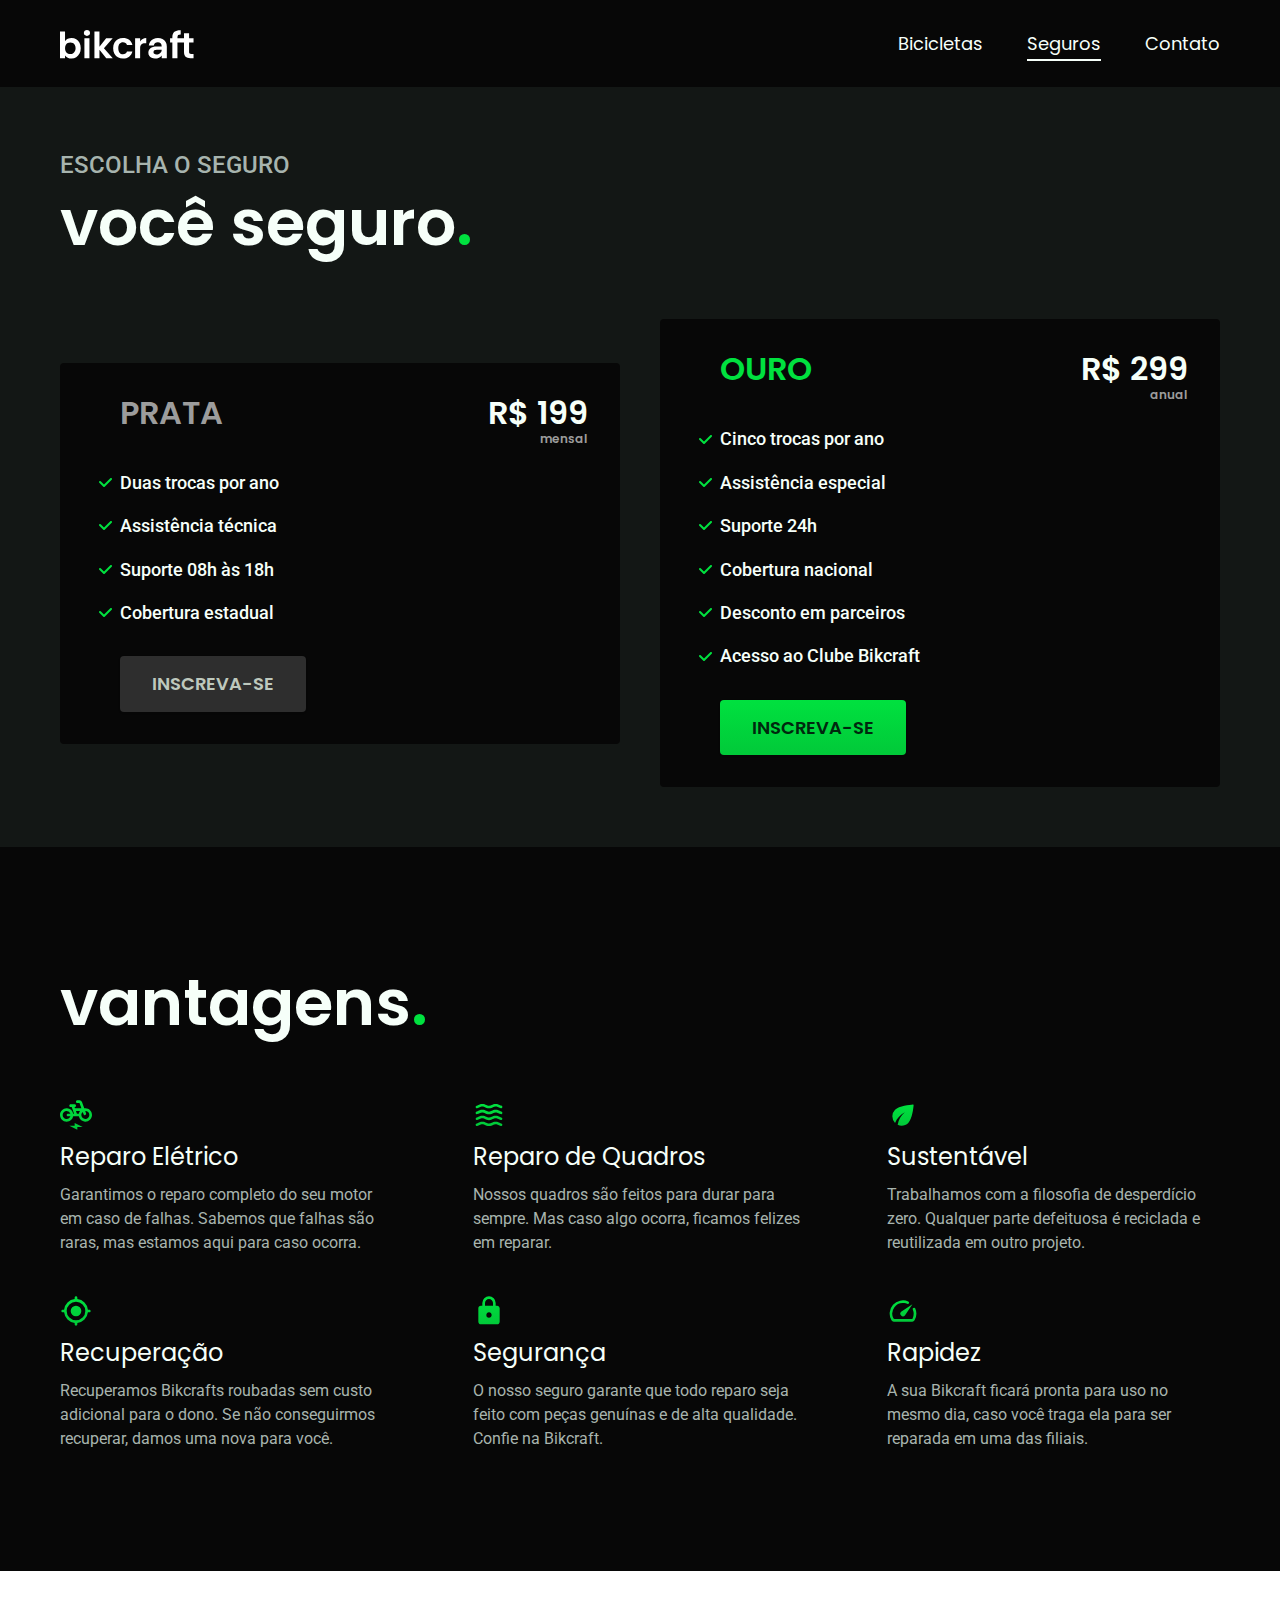
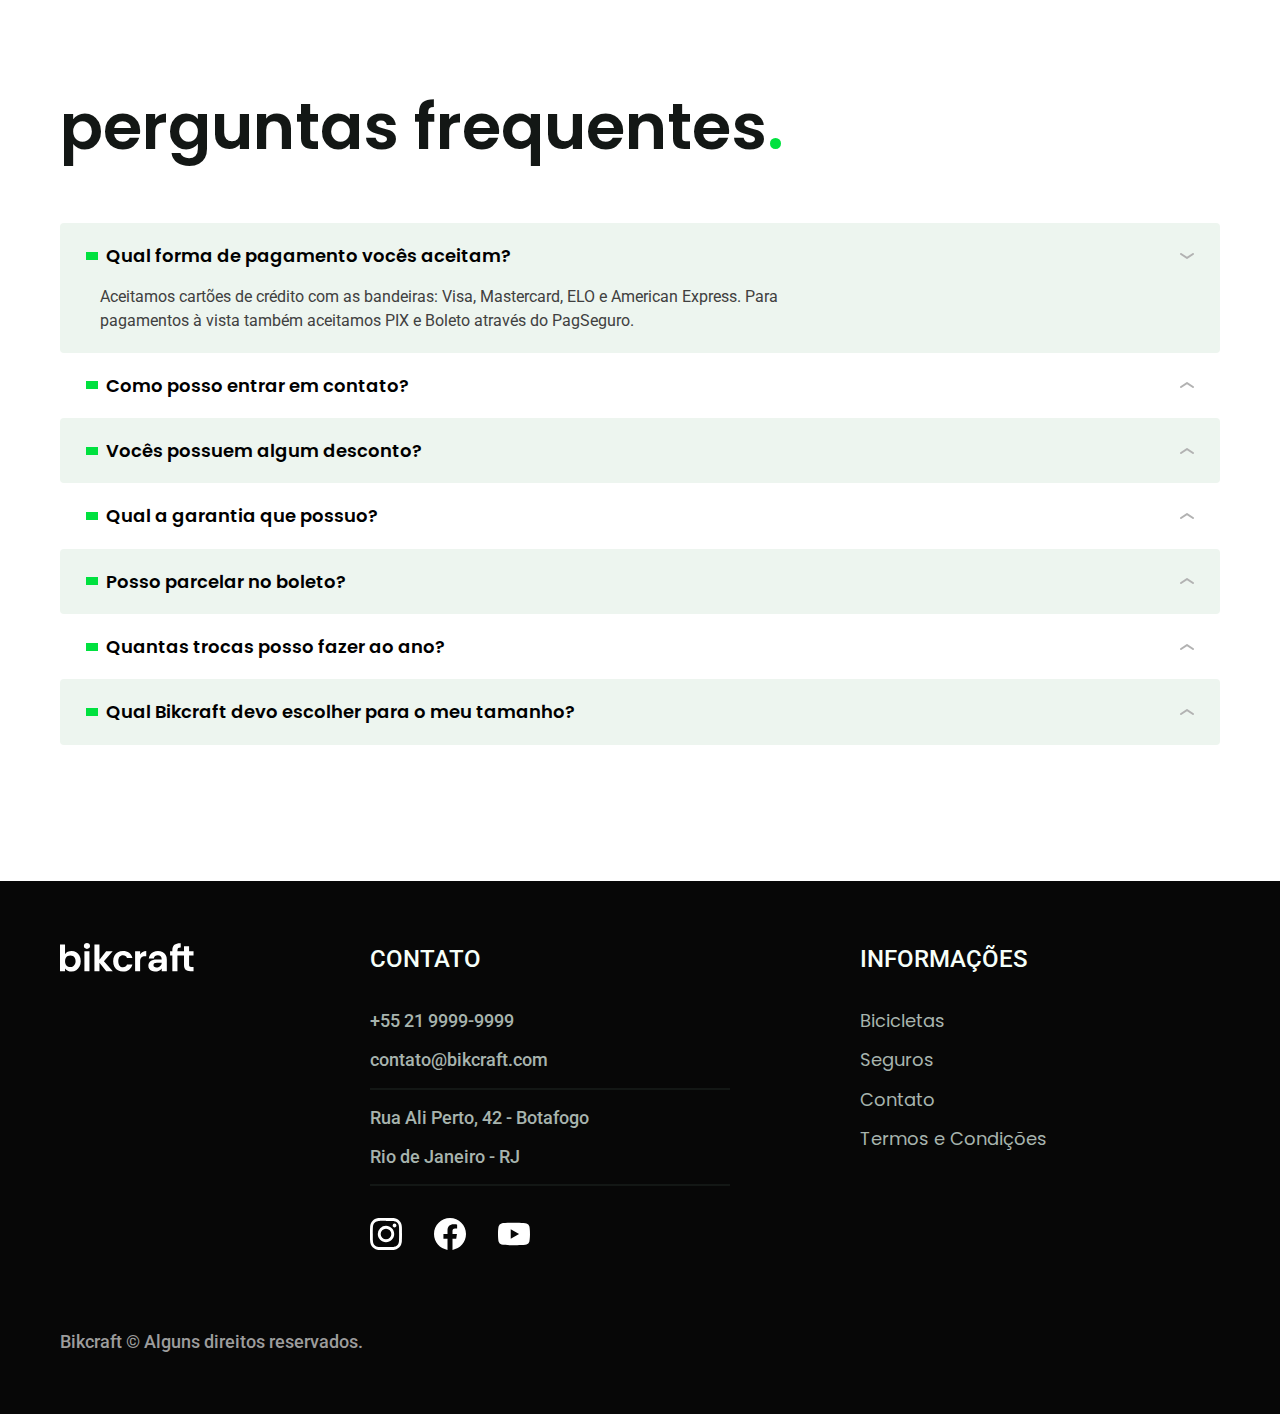
<file: seguros.html>
<!DOCTYPE html>
<html lang="pt-br">

<head>
  <meta charset="UTF-8">
  <meta name="viewport" content="width=device-width, initial-scale=1.0">
  <title>Seguros | Bikcraft</title>
  <meta name="description" content="Seguros.">
  <link rel="icon" href="./img/icones/eletrica.svg" type="image/svg+xml">
  <link rel="stylesheet" href="./css/style.min.css">
  <!-- fontes -->
  <link rel="preconnect" href="https://fonts.googleapis.com">
  <link rel="preconnect" href="https://fonts.gstatic.com" crossorigin>
  <link href="https://fonts.googleapis.com/css2?family=Poppins:wght@400;600&family=Roboto:wght@400;500&display=swap" rel="stylesheet">
  <script>document.documentElement.classList.add("js");</script>
</head>

<body id="seguros">
  <!-- header -->
  <header class="header-bg bg-c12">
    <div class="header container">
      <a href="./">
        <img src="./img/bikcraft.svg" alt="Bikcraft">
      </a>
      <nav aria-label="primaria">
        <ul class="header-menu">
          <li><a href="./bicicletas.html" class="cw font-1-m">Bicicletas</a></li>
          <li><a href="./seguros.html" class="cw font-1-m">Seguros</a></li>
          <li><a href="./contato.html" class="cw font-1-m">Contato</a></li>
        </ul>
      </nav>
    </div>
  </header>

  <main class="bg-c11">
    <!-- titulo -->
    <div class="bg-c11">
      <div class="titulo container">
        <p class="font-2-l-b c5">Escolha o seguro</p>
        <h1 class="font-1-xxl cw">você seguro<span class="p1">.</span></h1>
      </div>
    </div>

    <div class="seguros container">
      <div class="seguros-item">
        <h3 class="font-1-xl c6">PRATA</h3>
        <span class="font-1-xl cw">R$ 199 <span class="font-1-xs c6">mensal</span></span>
        <ul class="font-2-m cw">
          <li>Duas trocas por ano</li>
          <li>Assistência técnica</li>
          <li>Suporte 08h às 18h</li>
          <li>Cobertura estadual</li>
        </ul>
        <a class="botao secundario" href="./orcamento.html?tipo=seguro&produto=prata">Inscreva-se</a>
      </div>
      <div class="seguros-item">
        <h3 class="font-1-xl p1">OURO</h3>
        <span class="font-1-xl cw">R$ 299 <span class="font-1-xs c6">anual</span></span>
        <ul class="font-2-m cw">
          <li>Cinco trocas por ano</li>
          <li>Assistência especial</li>
          <li>Suporte 24h</li>
          <li>Cobertura nacional</li>
          <li>Desconto em parceiros</li>
          <li>Acesso ao Clube Bikcraft</li>
        </ul>
        <a class="botao" href="./orcamento.html?tipo=seguro&produto=ouro">Inscreva-se</a>
      </div>
    </div>
  </main>

  <article class="bg-c12">
    <div class="vantagens container">
      <h2 class="font-1-xxl cw">vantagens<span class="p1">.</span></h2>
      <ul>
        <li>
          <img src="./img/icones/eletrica.svg" alt="">
          <h3 class="font-1-l cw">Reparo Elétrico</h3>
          <p class="font-2-s c5">Garantimos o reparo completo do seu motor em caso de falhas. Sabemos que falhas são raras, mas estamos aqui para caso ocorra.</p>
        </li>
        <li>
          <img src="./img/icones/carbono.svg" alt="">
          <h3 class="font-1-l cw">Reparo de Quadros</h3>
          <p class="font-2-s c5">Nossos quadros são feitos para durar para sempre. Mas caso algo ocorra, ficamos felizes em reparar.</p>
        </li>
        <li>
          <img src="./img/icones/sustentavel.svg" alt="">
          <h3 class="font-1-l cw">Sustentável</h3>
          <p class="font-2-s c5">Trabalhamos com a filosofia de desperdício zero. Qualquer parte defeituosa é reciclada e reutilizada em outro projeto.</p>
        </li>
        <li>
          <img src="./img/icones/rastreador.svg" alt="">
          <h3 class="font-1-l cw">Recuperação</h3>
          <p class="font-2-s c5">Recuperamos Bikcrafts roubadas sem custo adicional para o dono. Se não conseguirmos recuperar, damos uma nova para você.</p>
        </li>
        <li>
          <img src="./img/icones/seguro.svg" alt="">
          <h3 class="font-1-l cw">Segurança</h3>
          <p class="font-2-s c5">O nosso seguro garante que todo reparo seja feito com peças genuínas e de alta qualidade. Confie na Bikcraft.</p>
        </li>
        <li>
          <img src="./img/icones/velocidade.svg" alt="">
          <h3 class="font-1-l cw">Rapidez</h3>
          <p class="font-2-s c5">A sua Bikcraft ficará pronta para uso no mesmo dia, caso você traga ela para ser reparada em uma das filiais.</p>
        </li>
      </ul>
    </div>
  </article>

  <article class="perguntas container">
    <h2 class="font-1-xxl">perguntas frequentes<span class="p1">.</span></h2>

    <dl>
      <div>
        <dt><button class="font-1-m-b" aria-controls="pergunta1" aria-expanded="true">Qual forma de pagamento vocês aceitam?</button></dt>
        <dd id="pergunta1" class="font-2-s c9 ativa">Aceitamos cartões de crédito com as bandeiras: Visa, Mastercard, ELO e American Express. Para pagamentos à vista também aceitamos PIX e Boleto através do PagSeguro.</dd>
      </div>
      <div>
        <dt><button class="font-1-m-b" aria-controls="pergunta2" aria-expanded="false">Como posso entrar em contato?</button></dt>
        <dd id="pergunta2" class="font-2-s c9">Aceitamos cartões de crédito com as bandeiras: Visa, Mastercard, ELO e American Express. Para pagamentos à vista também aceitamos PIX e Boleto através do PagSeguro.</dd>
      </div>
      <div>
        <dt><button class="font-1-m-b" aria-controls="pergunta3" aria-expanded="false">Vocês possuem algum desconto?</button></dt>
        <dd id="pergunta3" class="font-2-s c9">Aceitamos cartões de crédito com as bandeiras: Visa, Mastercard, ELO e American Express. Para pagamentos à vista também aceitamos PIX e Boleto através do PagSeguro.</dd>
      </div>
      <div>
        <dt><button class="font-1-m-b" aria-controls="pergunta4" aria-expanded="false">Qual a garantia que possuo?</button></dt>
        <dd id="pergunta4" class="font-2-s c9">Aceitamos cartões de crédito com as bandeiras: Visa, Mastercard, ELO e American Express. Para pagamentos à vista também aceitamos PIX e Boleto através do PagSeguro.</dd>
      </div>
      <div>
        <dt><button class="font-1-m-b" aria-controls="pergunta5" aria-expanded="false">Posso parcelar no boleto?</button></dt>
        <dd id="pergunta5" class="font-2-s c9">Aceitamos cartões de crédito com as bandeiras: Visa, Mastercard, ELO e American Express. Para pagamentos à vista também aceitamos PIX e Boleto através do PagSeguro.</dd>
      </div>
      <div>
        <dt><button class="font-1-m-b" aria-controls="pergunta6" aria-expanded="false">Quantas trocas posso fazer ao ano?</button></dt>
        <dd id="pergunta6" class="font-2-s c9">Aceitamos cartões de crédito com as bandeiras: Visa, Mastercard, ELO e American Express. Para pagamentos à vista também aceitamos PIX e Boleto através do PagSeguro.</dd>
      </div>
      <div>
        <dt><button class="font-1-m-b" aria-controls="pergunta7" aria-expanded="false">Qual Bikcraft devo escolher para o meu tamanho?</button></dt>
        <dd id="pergunta7" class="font-2-s c9">Aceitamos cartões de crédito com as bandeiras: Visa, Mastercard, ELO e American Express. Para pagamentos à vista também aceitamos PIX e Boleto através do PagSeguro.</dd>
      </div>
    </dl>
  </article>

  <footer class="bg-c12">
    <div class="footer container">
      <img src="./img/bikcraft.svg" alt="Bikcraft">
      <div class="footer-contato">
        <h3 class="font-2-l-b cw">Contato</h3>
        <ul class="font-2-m c5">
          <li><a href="tel:+552199999999">+55 21 9999-9999</a></li>
          <li><a href="mailto:contato@bikcraft.com">contato@bikcraft.com</a></li>
          <li>Rua Ali Perto, 42 - Botafogo</li>
          <li>Rio de Janeiro - RJ</li>
        </ul>
        <div class="footer-redes">
          <a href="./">
            <img src="./img/redes/instagram.svg" alt="Instagram">
          </a>
          <a href="./">
            <img src="./img/redes/facebook.svg" alt="Facebook">
          </a>
          <a href="./">
            <img src="./img/redes/youtube.svg" alt="Youtube">
          </a>
        </div>
      </div>
      <div class="footer-informacoes">
        <h3 class="font-2-l-b cw">Informações</h3>
        <nav>
          <ul class="font-1-m c5">
            <li><a href="./bicicletas.html">Bicicletas</a></li>
            <li><a href="./seguros.html">Seguros</a></li>
            <li><a href="./contato.html">Contato</a></li>
            <li><a href="./termos.html">Termos e Condições</a></li>
          </ul>
        </nav>
      </div>
      <p class="footer-copy font-2-m c6">Bikcraft © Alguns direitos reservados.</p>
    </div>
  </footer>
  <script src="./js/script.js"></script>
</body>

</html>
</file>
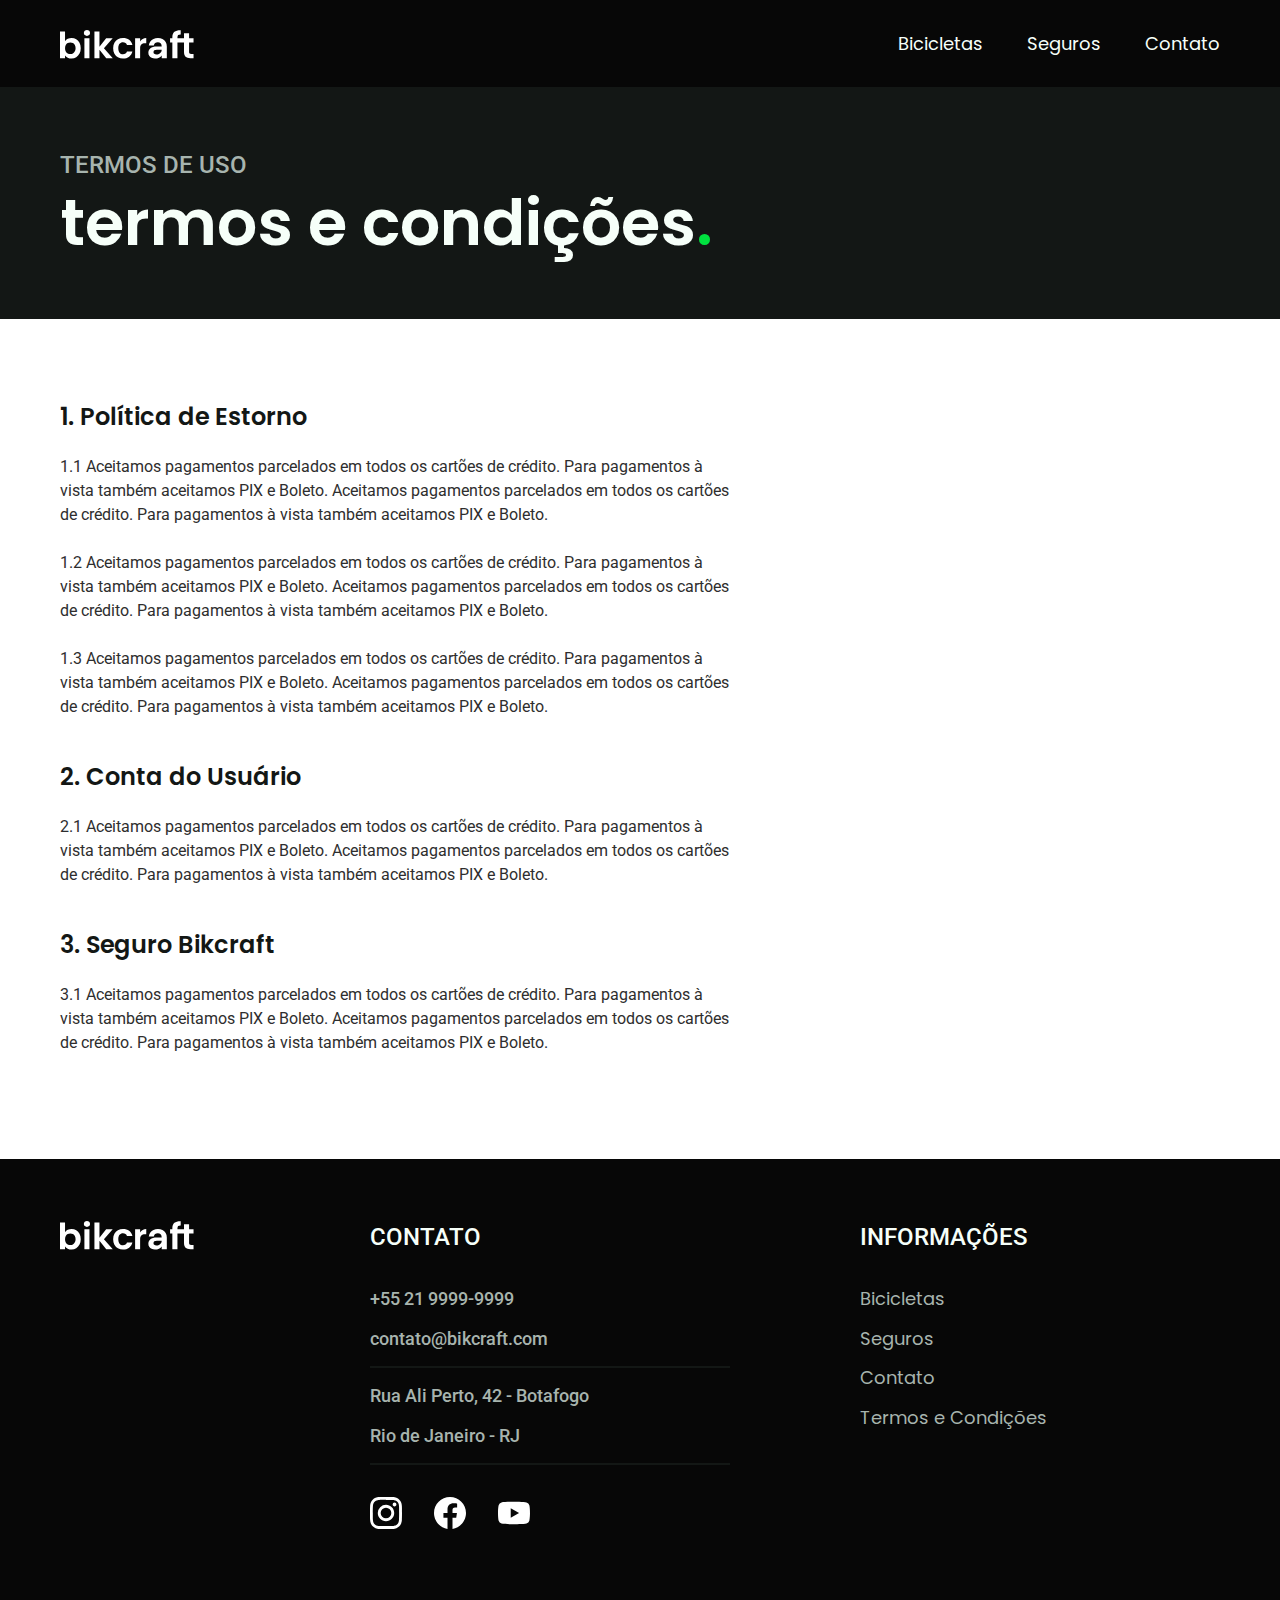
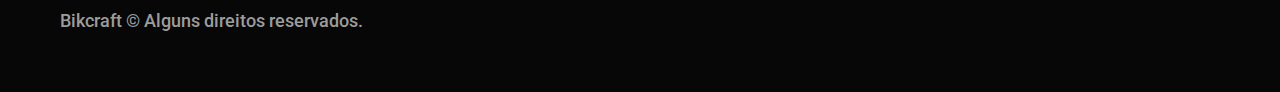
<file: termos.html>
<!DOCTYPE html>
<html lang="pt-br">

<head>
  <meta charset="UTF-8">
  <meta name="viewport" content="width=device-width, initial-scale=1.0">
  <title>Termos e Condições | Bikcraft</title>
  <meta name="description" content="Termos e condições.">
  <link rel="icon" href="./img/icones/eletrica.svg" type="image/svg+xml">
  <link rel="stylesheet" href="./css/style.min.css">
  <!-- fontes -->
  <link rel="preconnect" href="https://fonts.googleapis.com">
  <link rel="preconnect" href="https://fonts.gstatic.com" crossorigin>
  <link href="https://fonts.googleapis.com/css2?family=Poppins:wght@400;600&family=Roboto:wght@400;500&display=swap" rel="stylesheet">
  <script>document.documentElement.classList.add("js");</script>
</head>

<body id="termos">
  <header class="header-bg bg-c12">
    <div class="header container">
      <a href="./">
        <img src="./img/bikcraft.svg" alt="Bikcraft">
      </a>
      <nav aria-label="primaria">
        <ul class="header-menu">
          <li><a href="./bicicletas.html" class="cw font-1-m">Bicicletas</a></li>
          <li><a href="./seguros.html" class="cw font-1-m">Seguros</a></li>
          <li><a href="./contato.html" class="cw font-1-m">Contato</a></li>
        </ul>
      </nav>
    </div>
  </header>

  <main>
    <div class="bg-c11">
      <div class="titulo container">
        <p class="font-2-l-b c5">Termos de uso</p>
        <h1 class="font-1-xxl cw">termos e condições<span class="p1">.</span></h1>
      </div>
    </div>

    <div class="termos font-2-s c10 container">
      <h2 class="font-1-l c11">1. Política de Estorno</h2>
      <p>1.1 Aceitamos pagamentos parcelados em todos os cartões de crédito. Para pagamentos à vista também aceitamos PIX e Boleto. Aceitamos pagamentos parcelados em todos os cartões de crédito. Para pagamentos à vista também aceitamos PIX e Boleto.</p>
      <p>1.2 Aceitamos pagamentos parcelados em todos os cartões de crédito. Para pagamentos à vista também aceitamos PIX e Boleto. Aceitamos pagamentos parcelados em todos os cartões de crédito. Para pagamentos à vista também aceitamos PIX e Boleto.</p>
      <p>1.3 Aceitamos pagamentos parcelados em todos os cartões de crédito. Para pagamentos à vista também aceitamos PIX e Boleto. Aceitamos pagamentos parcelados em todos os cartões de crédito. Para pagamentos à vista também aceitamos PIX e Boleto.</p>
      <h2 class="font-1-l c11">2. Conta do Usuário</h2>
      <p>2.1 Aceitamos pagamentos parcelados em todos os cartões de crédito. Para pagamentos à vista também aceitamos PIX e Boleto. Aceitamos pagamentos parcelados em todos os cartões de crédito. Para pagamentos à vista também aceitamos PIX e Boleto.</p>
      <h2 class="font-1-l c11">3. Seguro Bikcraft</h2>
      <p>3.1 Aceitamos pagamentos parcelados em todos os cartões de crédito. Para pagamentos à vista também aceitamos PIX e Boleto. Aceitamos pagamentos parcelados em todos os cartões de crédito. Para pagamentos à vista também aceitamos PIX e Boleto.</p>
    </div>
  </main>

  <footer class="bg-c12">
    <div class="footer container">
      <img src="./img/bikcraft.svg" alt="Bikcraft">
      <div class="footer-contato">
        <h3 class="font-2-l-b cw">Contato</h3>
        <ul class="font-2-m c5">
          <li><a href="tel:+552199999999">+55 21 9999-9999</a></li>
          <li><a href="mailto:contato@bikcraft.com">contato@bikcraft.com</a></li>
          <li>Rua Ali Perto, 42 - Botafogo</li>
          <li>Rio de Janeiro - RJ</li>
        </ul>
        <div class="footer-redes">
          <a href="./">
            <img src="./img/redes/instagram.svg" alt="Instagram">
          </a>
          <a href="./">
            <img src="./img/redes/facebook.svg" alt="Facebook">
          </a>
          <a href="./">
            <img src="./img/redes/youtube.svg" alt="Youtube">
          </a>
        </div>
      </div>
      <div class="footer-informacoes">
        <h3 class="font-2-l-b cw">Informações</h3>
        <nav>
          <ul class="font-1-m c5">
            <li><a href="./bicicletas.html">Bicicletas</a></li>
            <li><a href="./seguros.html">Seguros</a></li>
            <li><a href="./contato.html">Contato</a></li>
            <li><a href="./termos.html">Termos e Condições</a></li>
          </ul>
        </nav>
      </div>
      <p class="footer-copy font-2-m c6">Bikcraft © Alguns direitos reservados.</p>
    </div>
  </footer>
  <script src="./js/script.js"></script>
</body>

</html>
</file>
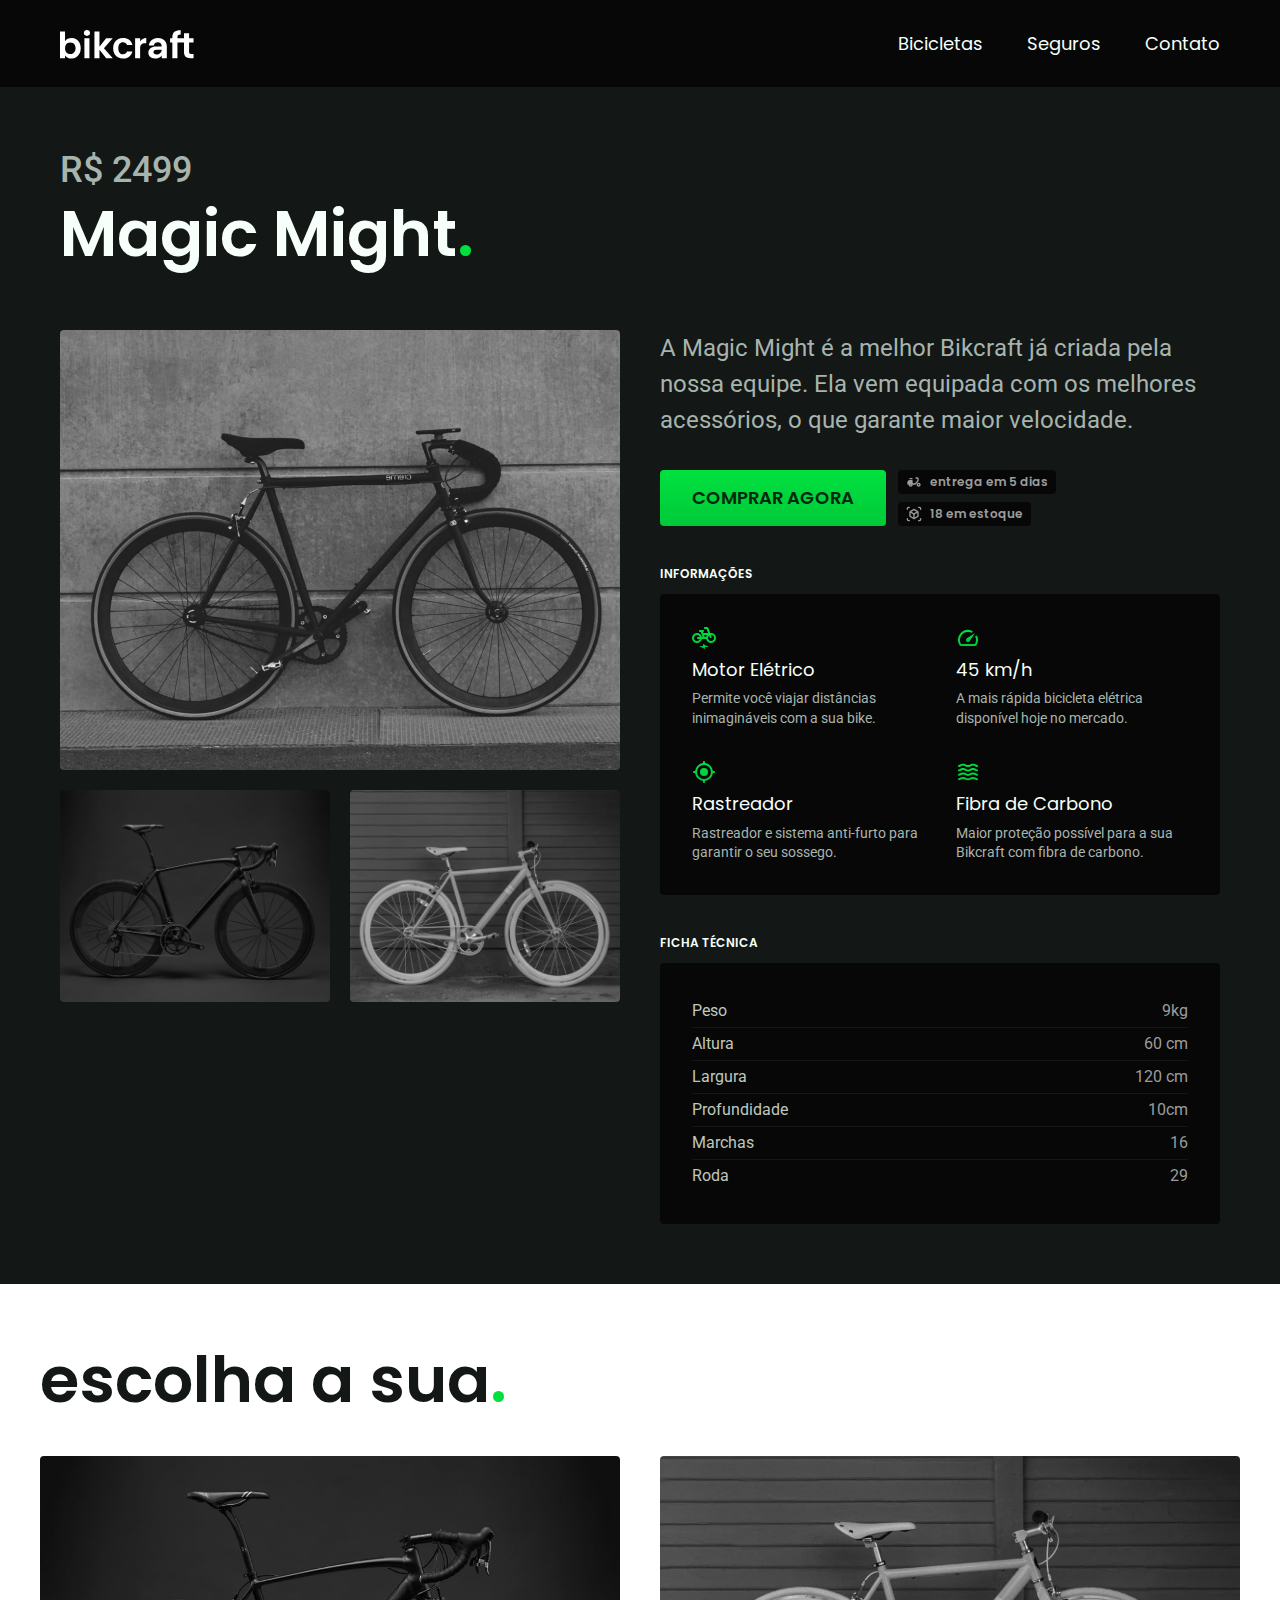
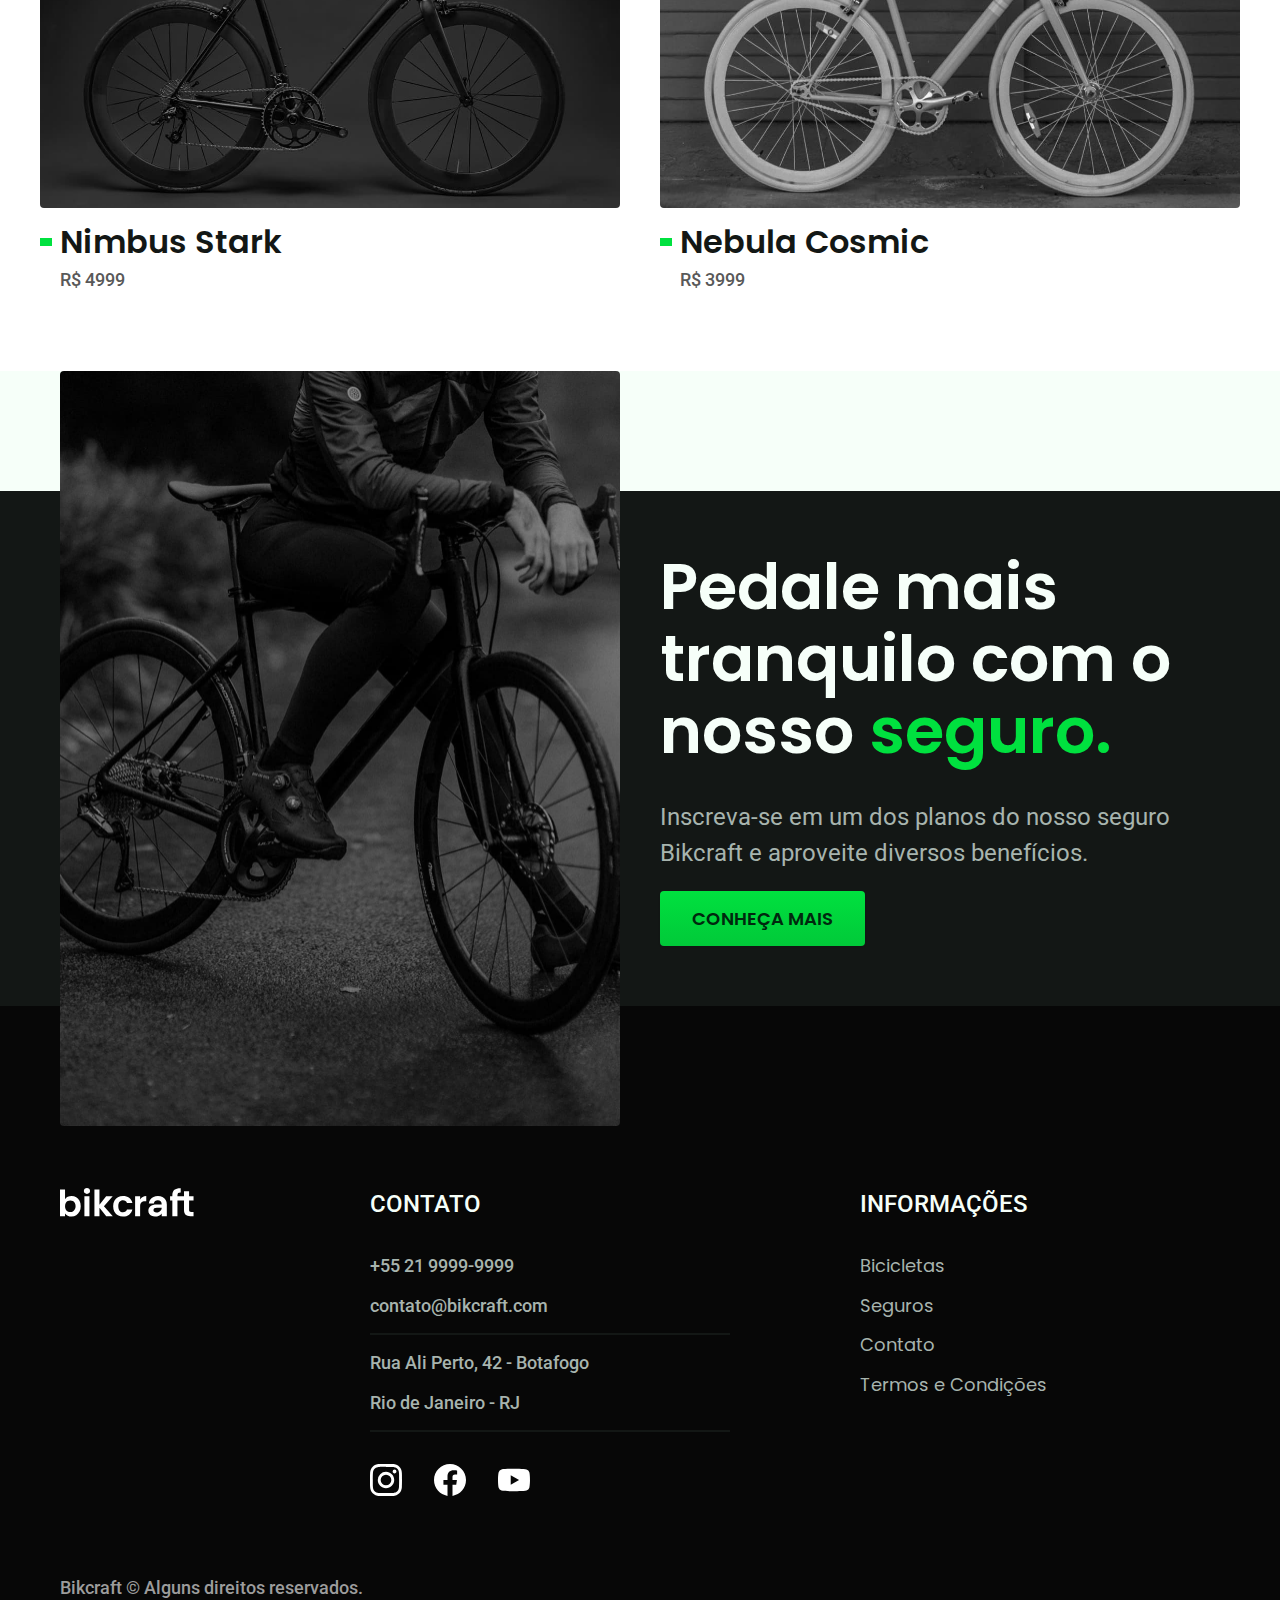
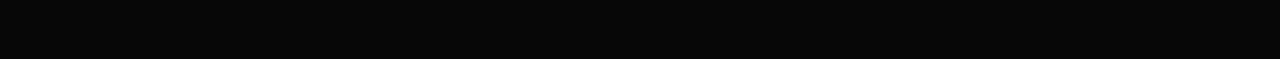
<file: bicicletas/magic.html>
<!DOCTYPE html>
<html lang="pt-br">

<head>
  <meta charset="UTF-8">
  <meta name="viewport" content="width=device-width, initial-scale=1.0">
  <title>Magic Might | Bikcraft</title>
  <meta name="description" content="Magic Might.">
  <link rel="icon" href="../img/icones/eletrica.svg" type="image/svg+xml">
  <link rel="stylesheet" href="../css/style.min.css">
  <!-- fontes -->
  <link rel="preconnect" href="https://fonts.googleapis.com">
  <link rel="preconnect" href="https://fonts.gstatic.com" crossorigin>
  <link href="https://fonts.googleapis.com/css2?family=Poppins:wght@400;600&family=Roboto:wght@400;500&display=swap" rel="stylesheet">
  <script>document.documentElement.classList.add("js");</script>
</head>

<body id="bicicleta">
  <header class="header-bg bg-c12">
    <div class="header container">
      <a href="./">
        <img src="../img/bikcraft.svg" alt="Bikcraft">
      </a>
      <nav aria-label="primaria">
        <ul class="header-menu">
          <li><a href="../bicicletas.html" class="cw font-1-m">Bicicletas</a></li>
          <li><a href="../seguros.html" class="cw font-1-m">Seguros</a></li>
          <li><a href="../contato.html" class="cw font-1-m">Contato</a></li>
        </ul>
      </nav>
    </div>
  </header>

  <main class="bg-c11">
    <!-- titulo -->
    <div>
      <div class="titulo container">
        <p class="font-2-xl c5">R$ 2499</p>
        <h1 class="font-1-xxl cw">Magic Might<span class="p1">.</span></h1>
      </div>
    </div>

    <div class="bicicleta container">
      <div class="bicicleta-imagens">
        <img src="../img/bicicleta/nimbus2.jpg" alt="">
        <img src="../img/bicicleta/nimbus1.jpg" alt="">
        <img src="../img/bicicleta/nimbus3.jpg" alt="">
      </div>
      <div class="bicicleta-conteudo">
        <p class="font-2-l c5">A Magic Might é a melhor Bikcraft já criada pela nossa equipe. Ela vem equipada com os melhores acessórios, o que garante maior velocidade.</p>
        <div class="bicicleta-comprar">
          <a class="botao" href="../orcamento.html?tipo=bikcraft&produto=magic">Comprar agora</a>
          <span class="font-1-xs c6"><img src="../img/icones/entrega.svg" alt="">entrega em 5 dias</span>
          <span class="font-1-xs c6"><img src="../img/icones/estoque.svg" alt="">18 em estoque</span>
        </div>

        <h2 class="font-1-xs cw">Informações</h2>
        <ul class="bicicleta-informacoes">
          <li>
            <img src="../img/icones/eletrica.svg" alt="">
            <h3 class="font-1-m cw">Motor Elétrico</h3>
            <p class="font-2-xs c5">Permite você viajar distâncias inimagináveis com a sua bike.</p>
          </li>
          <li>
            <img src="../img/icones/velocidade.svg" alt="">
            <h3 class="font-1-m cw">45 km/h</h3>
            <p class="font-2-xs c5">A mais rápida bicicleta elétrica disponível hoje no mercado.</p>
          </li>
          <li>
            <img src="../img/icones/rastreador.svg" alt="">
            <h3 class="font-1-m cw">Rastreador</h3>
            <p class="font-2-xs c5">Rastreador e sistema anti-furto para garantir o seu sossego.</p>
          </li>
          <li>
            <img src="../img/icones/carbono.svg" alt="">
            <h3 class="font-1-m cw">Fibra de Carbono</h3>
            <p class="font-2-xs c5">Maior proteção possível para a sua Bikcraft com fibra de carbono.</p>
          </li>
        </ul>
        <h2 class="font-1-xs cw">Ficha Técnica</h2>
        <ul class="bicicleta-ficha font-2-s c4">
          <li>Peso <span>9kg</span></li>
          <li>Altura <span>60 cm</span></li>
          <li>Largura <span>120 cm</span></li>
          <li>Profundidade <span>10cm</span></li>
          <li>Marchas <span>16</span></li>
          <li>Roda <span>29</span></li>
        </ul>
      </div>
    </div>

  </main>

  <article class="bicicletas-lista container">
    <h2 class="font-1-xxl">escolha a sua<span class="p1">.</span></h2>
    <ul>
      <li>
        <a href="./nimbus.html">
          <img src="../img/bicicletas/nimbus.jpg" alt="Bicicleta preta">
          <h3 class="font-1-xl">Nimbus Stark</h3>
          <span class="font-2-m c8">R$ 4999</span>
        </a>
      </li>
      <li>
        <a href="./nebula.html">
          <img src="../img/bicicletas/nebula.jpg" alt="Bicicleta preta">
          <h3 class="font-1-xl">Nebula Cosmic</h3>
          <span class="font-2-m c8">R$ 3999</span>
        </a>
      </li>
    </ul>
  </article>

  <article class="bg-c11 seguro-bg">
    <div class="seguro container">
      <div class="seguro-imagem">
        <img src="../img/fotos/seguros.jpg" alt="Pessoa parada em cima de uma bicicleta.">
      </div>
      <div class="seguro-conteudo">
        <h2 class="font-1-xxl cw">Pedale mais tranquilo com o nosso <span class="p1">seguro.</span></h2>
        <p class="font-2-l c5">Inscreva-se em um dos planos do nosso seguro Bikcraft e aproveite diversos benefícios.</p>
        <a class="botao" href="../seguros.html">Conheça mais</a>
      </div>
    </div>
  </article>

  <footer class="bg-c12">
    <div class="footer container">
      <img src="../img/bikcraft.svg" alt="Bikcraft">
      <div class="footer-contato">
        <h3 class="font-2-l-b cw">Contato</h3>
        <ul class="font-2-m c5">
          <li><a href="tel:+552199999999">+55 21 9999-9999</a></li>
          <li><a href="mailto:contato@bikcraft.com">contato@bikcraft.com</a></li>
          <li>Rua Ali Perto, 42 - Botafogo</li>
          <li>Rio de Janeiro - RJ</li>
        </ul>
        <div class="footer-redes">
          <a href="./">
            <img src="../img/redes/instagram.svg" alt="Instagram">
          </a>
          <a href="./">
            <img src="../img/redes/facebook.svg" alt="Facebook">
          </a>
          <a href="./">
            <img src="../img/redes/youtube.svg" alt="Youtube">
          </a>
        </div>
      </div>
      <div class="footer-informacoes">
        <h3 class="font-2-l-b cw">Informações</h3>
        <nav>
          <ul class="font-1-m c5">
            <li><a href="./bicicletas.html">Bicicletas</a></li>
            <li><a href="./seguros.html">Seguros</a></li>
            <li><a href="./contato.html">Contato</a></li>
            <li><a href="./termos.html">Termos e Condições</a></li>
          </ul>
        </nav>
      </div>
      <p class="footer-copy font-2-m c6">Bikcraft © Alguns direitos reservados.</p>
    </div>
  </footer>
  <script src="../js/script.js"></script>
</body>

</html>
</file>
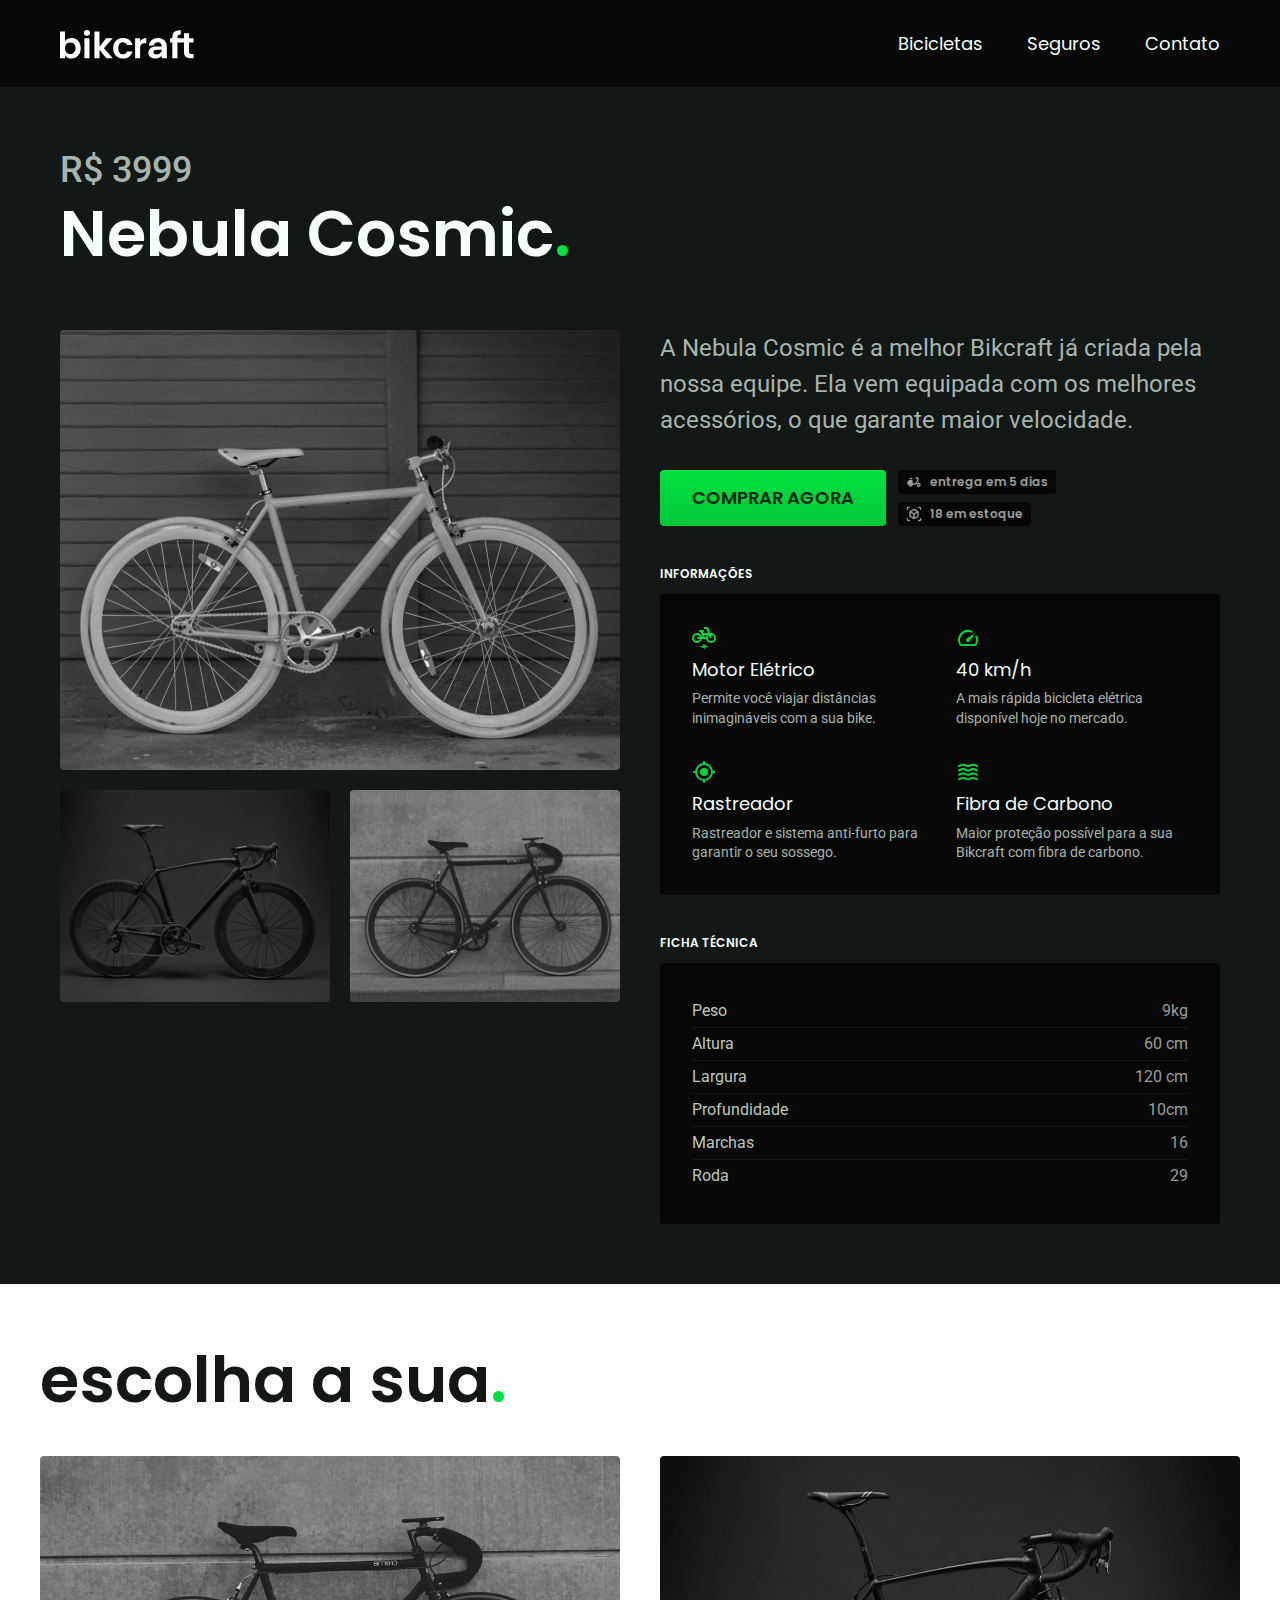
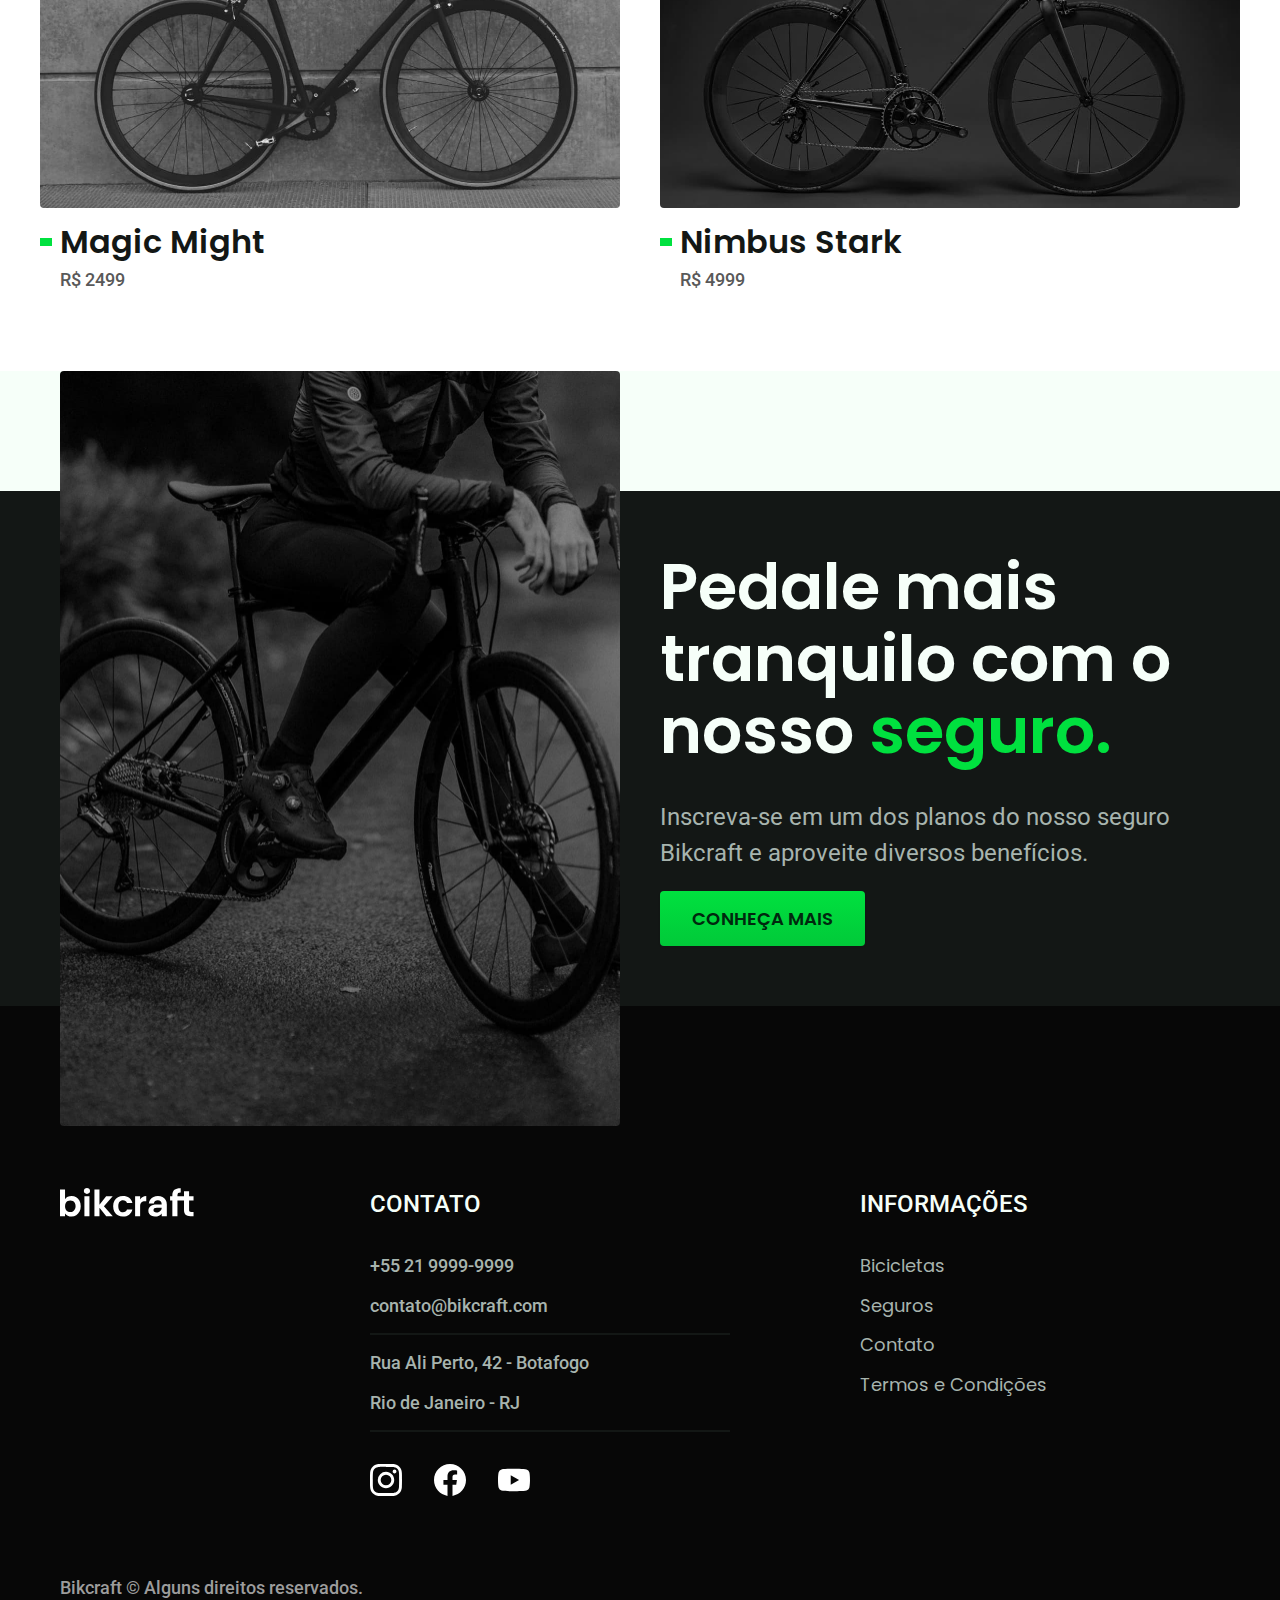
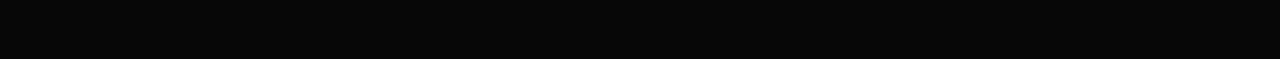
<file: bicicletas/nebula.html>
<!DOCTYPE html>
<html lang="pt-br">

<head>
  <meta charset="UTF-8">
  <meta name="viewport" content="width=device-width, initial-scale=1.0">
  <title>Nebula Cosmic | Bikcraft</title>
  <meta name="description" content="Nebula Cosmic.">
  <link rel="icon" href="../img/icones/eletrica.svg" type="image/svg+xml">
  <link rel="stylesheet" href="../css/style.min.css">
  <!-- fontes -->
  <link rel="preconnect" href="https://fonts.googleapis.com">
  <link rel="preconnect" href="https://fonts.gstatic.com" crossorigin>
  <link href="https://fonts.googleapis.com/css2?family=Poppins:wght@400;600&family=Roboto:wght@400;500&display=swap" rel="stylesheet">
  <script>document.documentElement.classList.add("js");</script>
</head>

<body id="bicicleta">
  <header class="header-bg bg-c12">
    <div class="header container">
      <a href="./">
        <img src="../img/bikcraft.svg" alt="Bikcraft">
      </a>
      <nav aria-label="primaria">
        <ul class="header-menu">
          <li><a href="../bicicletas.html" class="cw font-1-m">Bicicletas</a></li>
          <li><a href="../seguros.html" class="cw font-1-m">Seguros</a></li>
          <li><a href="../contato.html" class="cw font-1-m">Contato</a></li>
        </ul>
      </nav>
    </div>
  </header>

  <main class="bg-c11">
    <!-- titulo -->
    <div>
      <div class="titulo container">
        <p class="font-2-xl c5">R$ 3999</p>
        <h1 class="font-1-xxl cw">Nebula Cosmic<span class="p1">.</span></h1>
      </div>
    </div>

    <div class="bicicleta container">
      <div class="bicicleta-imagens">
        <img src="../img/bicicleta/nimbus3.jpg" alt="">
        <img src="../img/bicicleta/nimbus1.jpg" alt="">
        <img src="../img/bicicleta/nimbus2.jpg" alt="">
      </div>
      <div class="bicicleta-conteudo">
        <p class="font-2-l c5">A Nebula Cosmic é a melhor Bikcraft já criada pela nossa equipe. Ela vem equipada com os melhores acessórios, o que garante maior velocidade.</p>
        <div class="bicicleta-comprar">
          <a class="botao" href="../orcamento.html?tipo=bikcraft&produto=nebula">Comprar agora</a>
          <span class="font-1-xs c6"><img src="../img/icones/entrega.svg" alt="">entrega em 5 dias</span>
          <span class="font-1-xs c6"><img src="../img/icones/estoque.svg" alt="">18 em estoque</span>
        </div>

        <h2 class="font-1-xs cw">Informações</h2>
        <ul class="bicicleta-informacoes">
          <li>
            <img src="../img/icones/eletrica.svg" alt="">
            <h3 class="font-1-m cw">Motor Elétrico</h3>
            <p class="font-2-xs c5">Permite você viajar distâncias inimagináveis com a sua bike.</p>
          </li>
          <li>
            <img src="../img/icones/velocidade.svg" alt="">
            <h3 class="font-1-m cw">40 km/h</h3>
            <p class="font-2-xs c5">A mais rápida bicicleta elétrica disponível hoje no mercado.</p>
          </li>
          <li>
            <img src="../img/icones/rastreador.svg" alt="">
            <h3 class="font-1-m cw">Rastreador</h3>
            <p class="font-2-xs c5">Rastreador e sistema anti-furto para garantir o seu sossego.</p>
          </li>
          <li>
            <img src="../img/icones/carbono.svg" alt="">
            <h3 class="font-1-m cw">Fibra de Carbono</h3>
            <p class="font-2-xs c5">Maior proteção possível para a sua Bikcraft com fibra de carbono.</p>
          </li>
        </ul>
        <h2 class="font-1-xs cw">Ficha Técnica</h2>
        <ul class="bicicleta-ficha font-2-s c4">
          <li>Peso <span>9kg</span></li>
          <li>Altura <span>60 cm</span></li>
          <li>Largura <span>120 cm</span></li>
          <li>Profundidade <span>10cm</span></li>
          <li>Marchas <span>16</span></li>
          <li>Roda <span>29</span></li>
        </ul>
      </div>
    </div>

  </main>

  <article class="bicicletas-lista container">
    <h2 class="font-1-xxl">escolha a sua<span class="p1">.</span></h2>
    <ul>
      <li>
        <a href="./magic.html">
          <img src="../img/bicicletas/magic.jpg" alt="Bicicleta preta">
          <h3 class="font-1-xl">Magic Might</h3>
          <span class="font-2-m c8">R$ 2499</span>
        </a>
      </li>
      <li>
        <a href="./nimbus.html">
          <img src="../img/bicicletas/nimbus.jpg" alt="Bicicleta preta">
          <h3 class="font-1-xl">Nimbus Stark</h3>
          <span class="font-2-m c8">R$ 4999</span>
        </a>
      </li>
    </ul>
  </article>

  <article class="bg-c11 seguro-bg">
    <div class="seguro container">
      <div class="seguro-imagem">
        <img src="../img/fotos/seguros.jpg" alt="Pessoa parada em cima de uma bicicleta.">
      </div>
      <div class="seguro-conteudo">
        <h2 class="font-1-xxl cw">Pedale mais tranquilo com o nosso <span class="p1">seguro.</span></h2>
        <p class="font-2-l c5">Inscreva-se em um dos planos do nosso seguro Bikcraft e aproveite diversos benefícios.</p>
        <a class="botao" href="../seguros.html">Conheça mais</a>
      </div>
    </div>
  </article>

  <footer class="bg-c12">
    <div class="footer container">
      <img src="../img/bikcraft.svg" alt="Bikcraft">
      <div class="footer-contato">
        <h3 class="font-2-l-b cw">Contato</h3>
        <ul class="font-2-m c5">
          <li><a href="tel:+552199999999">+55 21 9999-9999</a></li>
          <li><a href="mailto:contato@bikcraft.com">contato@bikcraft.com</a></li>
          <li>Rua Ali Perto, 42 - Botafogo</li>
          <li>Rio de Janeiro - RJ</li>
        </ul>
        <div class="footer-redes">
          <a href="./">
            <img src="../img/redes/instagram.svg" alt="Instagram">
          </a>
          <a href="./">
            <img src="../img/redes/facebook.svg" alt="Facebook">
          </a>
          <a href="./">
            <img src="../img/redes/youtube.svg" alt="Youtube">
          </a>
        </div>
      </div>
      <div class="footer-informacoes">
        <h3 class="font-2-l-b cw">Informações</h3>
        <nav>
          <ul class="font-1-m c5">
            <li><a href="./bicicletas.html">Bicicletas</a></li>
            <li><a href="./seguros.html">Seguros</a></li>
            <li><a href="./contato.html">Contato</a></li>
            <li><a href="./termos.html">Termos e Condições</a></li>
          </ul>
        </nav>
      </div>
      <p class="footer-copy font-2-m c6">Bikcraft © Alguns direitos reservados.</p>
    </div>
  </footer>
  <script src="../js/script.js"></script>
</body>

</html>
</file>
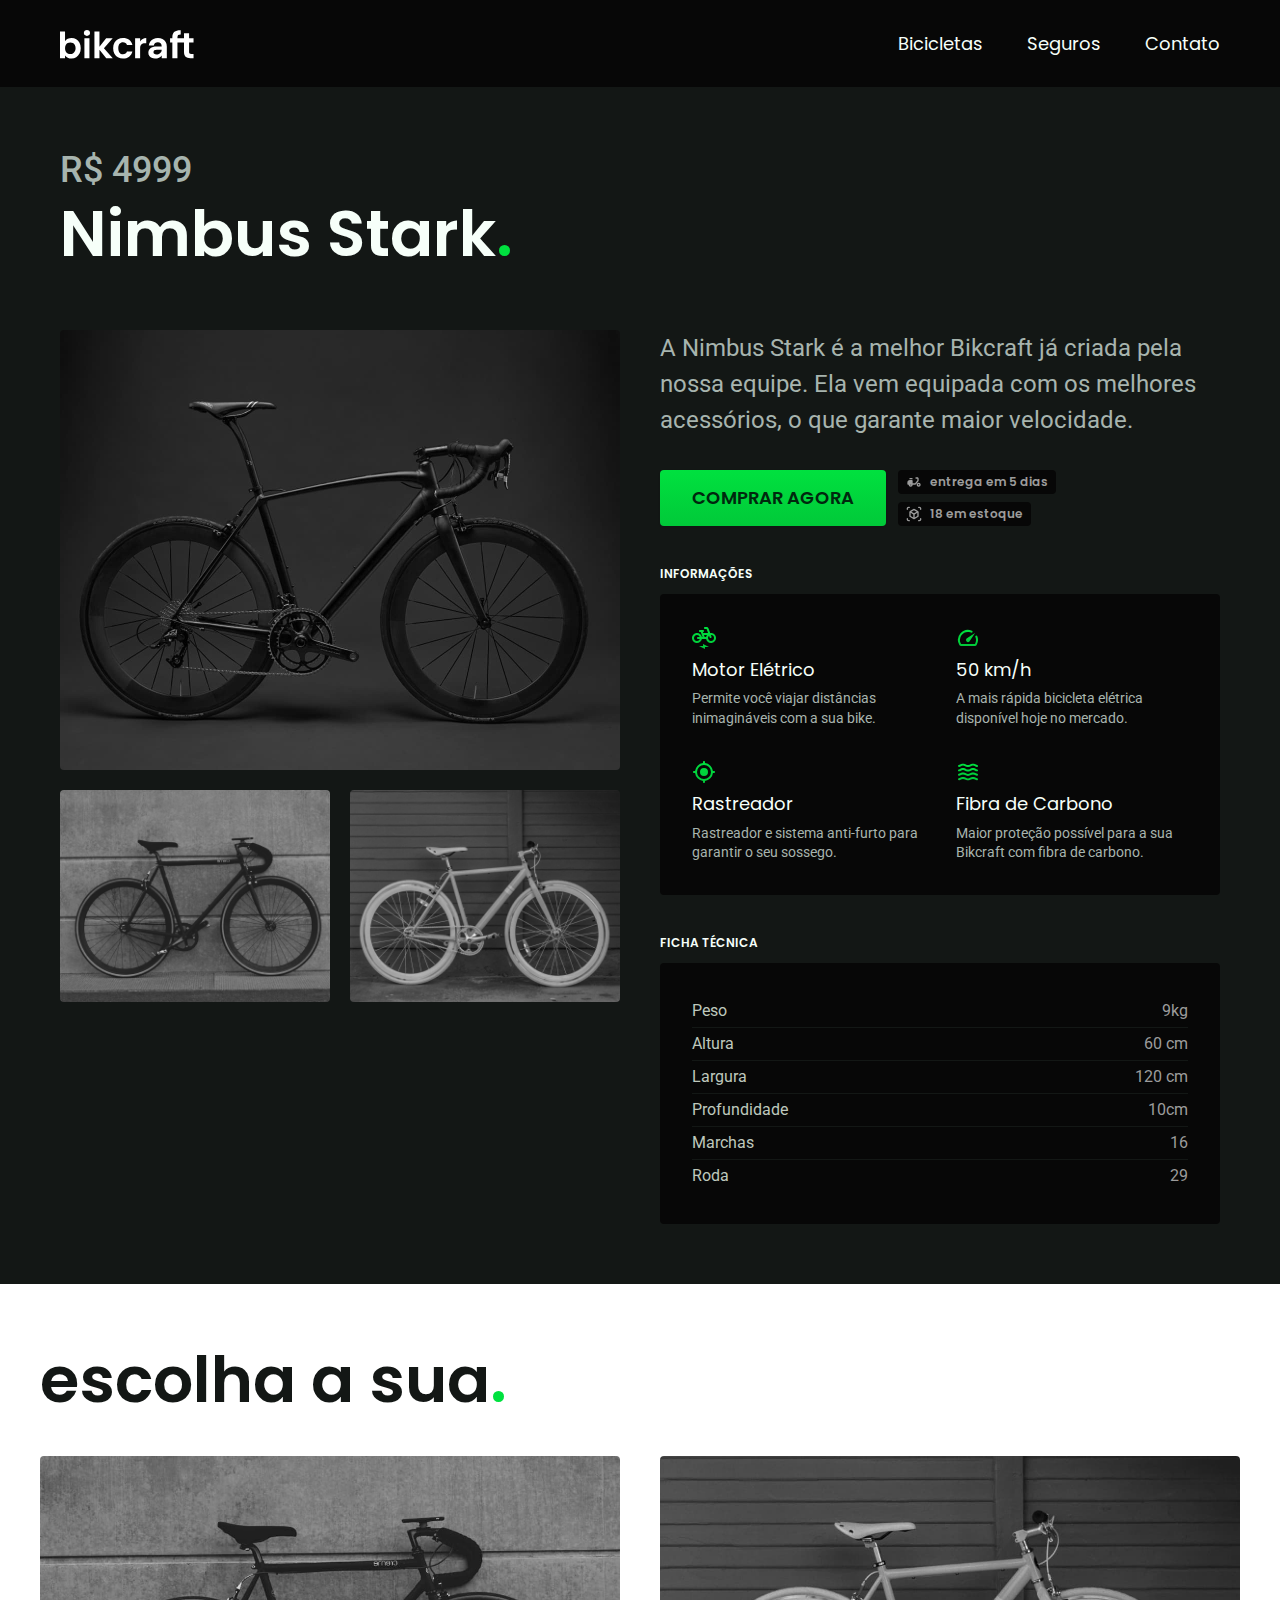
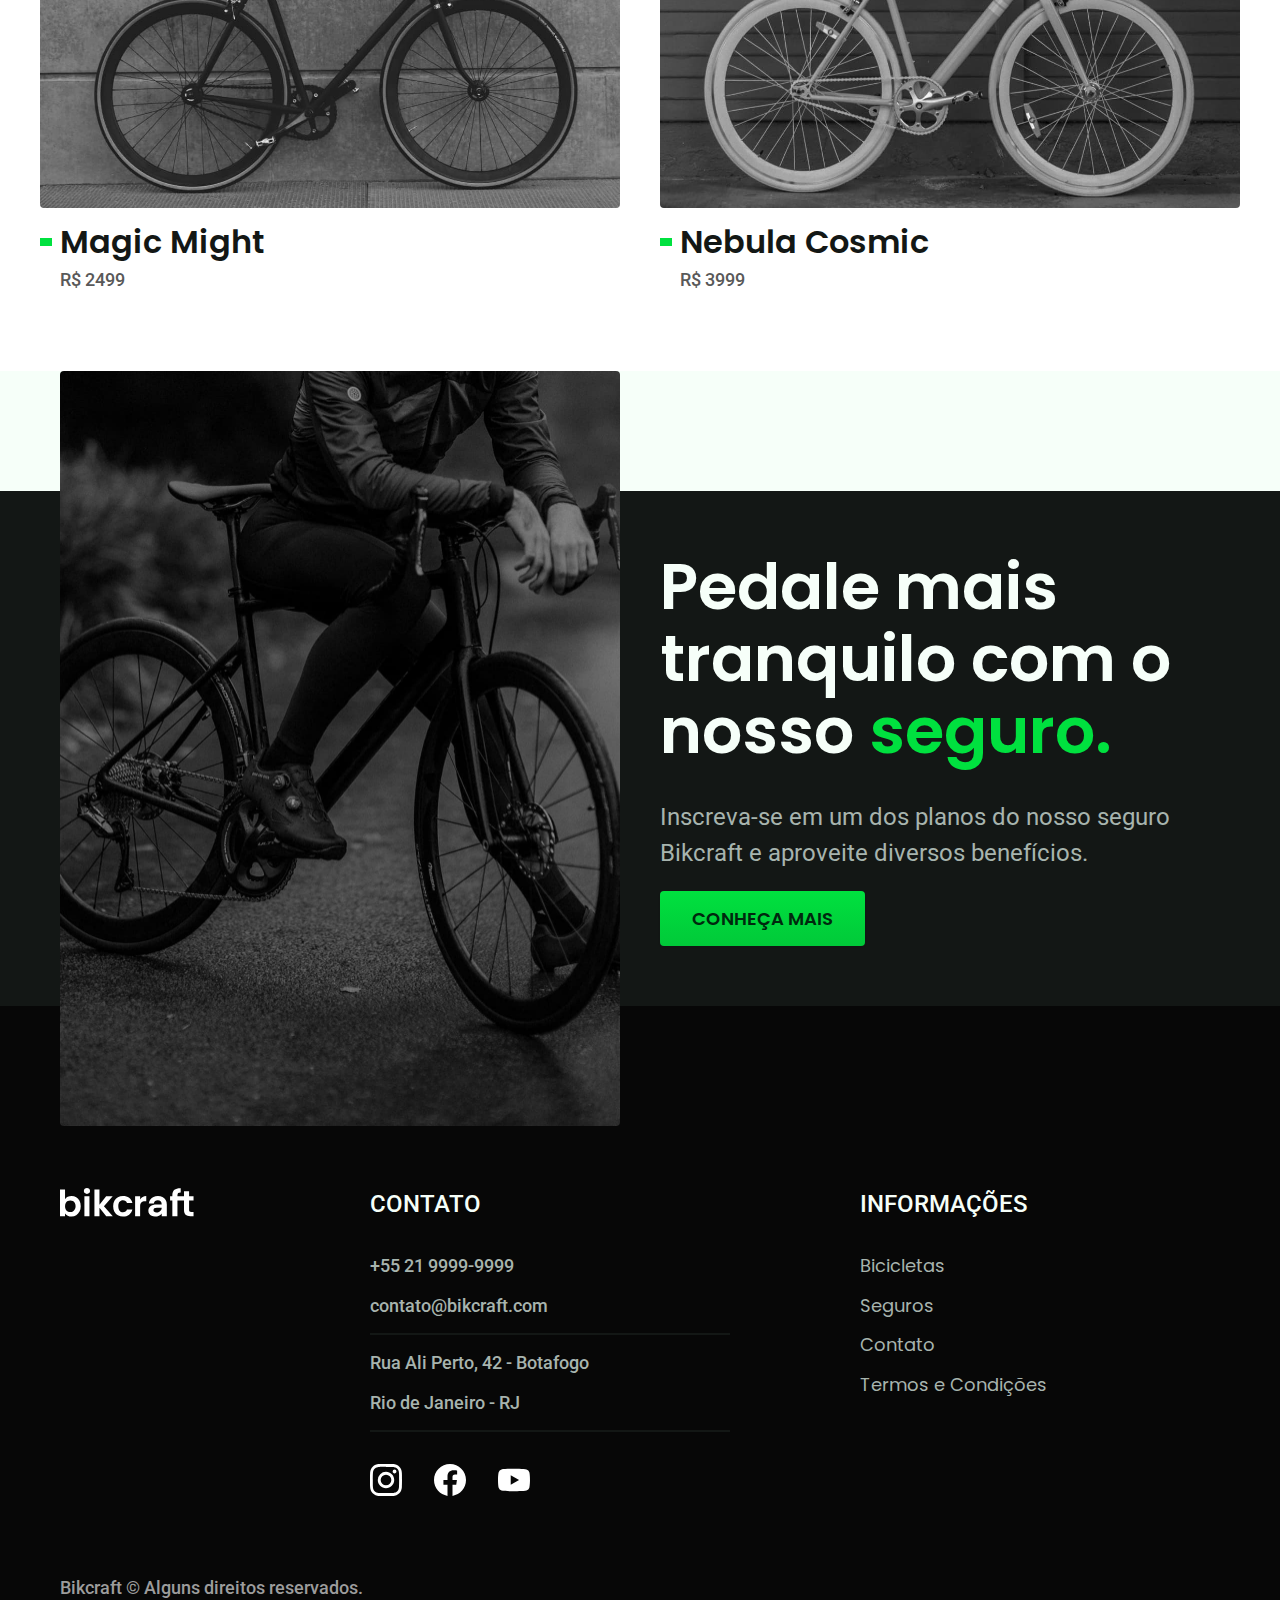
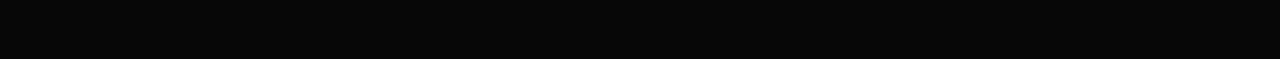
<file: bicicletas/nimbus.html>
<!DOCTYPE html>
<html lang="pt-br">

<head>
  <meta charset="UTF-8">
  <meta name="viewport" content="width=device-width, initial-scale=1.0">
  <title>Nimbus Stark | Bikcraft</title>
  <meta name="description" content="Nimbus Stark.">
  <link rel="icon" href="../img/icones/eletrica.svg" type="image/svg+xml">
  <link rel="stylesheet" href="../css/style.min.css">
  <!-- fontes -->
  <link rel="preconnect" href="https://fonts.googleapis.com">
  <link rel="preconnect" href="https://fonts.gstatic.com" crossorigin>
  <link href="https://fonts.googleapis.com/css2?family=Poppins:wght@400;600&family=Roboto:wght@400;500&display=swap" rel="stylesheet">
  <script>document.documentElement.classList.add("js");</script>
</head>

<body id="bicicleta">
  <header class="header-bg bg-c12">
    <div class="header container">
      <a href="./">
        <img src="../img/bikcraft.svg" alt="Bikcraft">
      </a>
      <nav aria-label="primaria">
        <ul class="header-menu">
          <li><a href="../bicicletas.html" class="cw font-1-m">Bicicletas</a></li>
          <li><a href="../seguros.html" class="cw font-1-m">Seguros</a></li>
          <li><a href="../contato.html" class="cw font-1-m">Contato</a></li>
        </ul>
      </nav>
    </div>
  </header>

  <main class="bg-c11">
    <!-- titulo -->
    <div>
      <div class="titulo container">
        <p class="font-2-xl c5">R$ 4999</p>
        <h1 class="font-1-xxl cw">Nimbus Stark<span class="p1">.</span></h1>
      </div>
    </div>

    <div class="bicicleta container">
      <div class="bicicleta-imagens">
        <img src="../img/bicicleta/nimbus1.jpg" alt="">
        <img src="../img/bicicleta/nimbus2.jpg" alt="">
        <img src="../img/bicicleta/nimbus3.jpg" alt="">
      </div>
      <div class="bicicleta-conteudo">
        <p class="font-2-l c5">A Nimbus Stark é a melhor Bikcraft já criada pela nossa equipe. Ela vem equipada com os melhores acessórios, o que garante maior velocidade.</p>
        <div class="bicicleta-comprar">
          <a class="botao" href="../orcamento.html?tipo=bikcraft&produto=nimbus">Comprar agora</a>
          <span class="font-1-xs c6"><img src="../img/icones/entrega.svg" alt="">entrega em 5 dias</span>
          <span class="font-1-xs c6"><img src="../img/icones/estoque.svg" alt="">18 em estoque</span>
        </div>

        <h2 class="font-1-xs cw">Informações</h2>
        <ul class="bicicleta-informacoes">
          <li>
            <img src="../img/icones/eletrica.svg" alt="">
            <h3 class="font-1-m cw">Motor Elétrico</h3>
            <p class="font-2-xs c5">Permite você viajar distâncias inimagináveis com a sua bike.</p>
          </li>
          <li>
            <img src="../img/icones/velocidade.svg" alt="">
            <h3 class="font-1-m cw">50 km/h</h3>
            <p class="font-2-xs c5">A mais rápida bicicleta elétrica disponível hoje no mercado.</p>
          </li>
          <li>
            <img src="../img/icones/rastreador.svg" alt="">
            <h3 class="font-1-m cw">Rastreador</h3>
            <p class="font-2-xs c5">Rastreador e sistema anti-furto para garantir o seu sossego.</p>
          </li>
          <li>
            <img src="../img/icones/carbono.svg" alt="">
            <h3 class="font-1-m cw">Fibra de Carbono</h3>
            <p class="font-2-xs c5">Maior proteção possível para a sua Bikcraft com fibra de carbono.</p>
          </li>
        </ul>
        <h2 class="font-1-xs cw">Ficha Técnica</h2>
        <ul class="bicicleta-ficha font-2-s c4">
          <li>Peso <span>9kg</span></li>
          <li>Altura <span>60 cm</span></li>
          <li>Largura <span>120 cm</span></li>
          <li>Profundidade <span>10cm</span></li>
          <li>Marchas <span>16</span></li>
          <li>Roda <span>29</span></li>
        </ul>
      </div>
    </div>

  </main>

  <article class="bicicletas-lista container">
    <h2 class="font-1-xxl">escolha a sua<span class="p1">.</span></h2>
    <ul>
      <li>
        <a href="./magic.html">
          <img src="../img/bicicletas/magic.jpg" alt="Bicicleta preta">
          <h3 class="font-1-xl">Magic Might</h3>
          <span class="font-2-m c8">R$ 2499</span>
        </a>
      </li>
      <li>
        <a href="./nebula.html">
          <img src="../img/bicicletas/nebula.jpg" alt="Bicicleta preta">
          <h3 class="font-1-xl">Nebula Cosmic</h3>
          <span class="font-2-m c8">R$ 3999</span>
        </a>
      </li>
    </ul>
  </article>

  <article class="bg-c11 seguro-bg">
    <div class="seguro container">
      <div class="seguro-imagem">
        <img src="../img/fotos/seguros.jpg" alt="Pessoa parada em cima de uma bicicleta.">
      </div>
      <div class="seguro-conteudo">
        <h2 class="font-1-xxl cw">Pedale mais tranquilo com o nosso <span class="p1">seguro.</span></h2>
        <p class="font-2-l c5">Inscreva-se em um dos planos do nosso seguro Bikcraft e aproveite diversos benefícios.</p>
        <a class="botao" href="../seguros.html">Conheça mais</a>
      </div>
    </div>
  </article>

  <footer class="bg-c12">
    <div class="footer container">
      <img src="../img/bikcraft.svg" alt="Bikcraft">
      <div class="footer-contato">
        <h3 class="font-2-l-b cw">Contato</h3>
        <ul class="font-2-m c5">
          <li><a href="tel:+552199999999">+55 21 9999-9999</a></li>
          <li><a href="mailto:contato@bikcraft.com">contato@bikcraft.com</a></li>
          <li>Rua Ali Perto, 42 - Botafogo</li>
          <li>Rio de Janeiro - RJ</li>
        </ul>
        <div class="footer-redes">
          <a href="./">
            <img src="../img/redes/instagram.svg" alt="Instagram">
          </a>
          <a href="./">
            <img src="../img/redes/facebook.svg" alt="Facebook">
          </a>
          <a href="./">
            <img src="../img/redes/youtube.svg" alt="Youtube">
          </a>
        </div>
      </div>
      <div class="footer-informacoes">
        <h3 class="font-2-l-b cw">Informações</h3>
        <nav>
          <ul class="font-1-m c5">
            <li><a href="./bicicletas.html">Bicicletas</a></li>
            <li><a href="./seguros.html">Seguros</a></li>
            <li><a href="./contato.html">Contato</a></li>
            <li><a href="./termos.html">Termos e Condições</a></li>
          </ul>
        </nav>
      </div>
      <p class="footer-copy font-2-m c6">Bikcraft © Alguns direitos reservados.</p>
    </div>
  </footer>
  <script src="../js/script.js"></script>
</body>

</html>
</file>
<file: css/style.min.css>
body{margin:0;font-family:Arial,Helvetica,sans-serif;color:var(--c11)}blockquote,dd,h1,h2,h3,h4,p,ul{margin:0}ul{padding:0;list-style:none}a{text-decoration:none;color:inherit}img{max-width:100%;display:block}img[src$=".jpg"]{border-radius:4px}.container{box-sizing:border-box;max-width:1200px;padding:0 20px;margin-left:auto;margin-right:auto}.botao{display:inline-block;text-transform:uppercase;color:var(--p5);font-family:Poppins;font-weight:600;font-size:1.125rem;line-height:1.3;background:linear-gradient(#00e13f,#01c939);box-shadow:0 1px 2px rgba(0,0,0,.1);border-radius:4px;padding:1rem 2rem;max-width:max-content;border:none;cursor:pointer}.botao:hover{background:linear-gradient(#24fd61,#14d44a)}.botao.secundario{background:var(--c10);color:var(--c4)}.botao.secundario:hover{background:var(--c9)}.botao.seta{display:flex;align-items:center}.botao.seta::after{content:"";display:inline-block;width:18px;height:10px;margin-left:12px;background:url("../img/icones/seta.svg");transition:transform .2s}.botao.seta:hover::after{transform:translateX(4px)}@media (max-width:600px){.botao{padding:.75rem 1rem;font-size:1rem}}.titulo{padding-top:60px;padding-bottom:60px}.titulo p{margin-bottom:4px}@media (max-width:800px){.titulo{padding-top:40px;padding-bottom:40px}.titulo p{font-size:1rem;text-transform:lowercase;font-weight:400}}:root{--ww:#ffffff;--cw:#f6fff9;--c1:#edf5ef;--c2:#e4ece4;--c3:#dbe2dc;--c4:#bec8bd;--c5:#a7b4ae;--c6:#9c9c9c;--c7:#717171;--c8:#595959;--c9:#404040;--c10:#2e2e2e;--c11:#131715;--c12:#070707;--p1:#00e13f;--p2:#01c939;--p3:#009c35;--p4:#006021;--p5:#00280e}.cw{color:var(--cw)}.c1{color:var(--c1)}.c2{color:var(--c2)}.c3{color:var(--c3)}.c4{color:var(--c4)}.c5{color:var(--c5)}.c6{color:var(--c6)}.c7{color:var(--c7)}.c8{color:var(--c8)}.c9{color:var(--c9)}.c10{color:var(--c10)}.c11{color:var(--c11)}.c12{color:var(--c12)}.p1{color:var(--p1)}.p2{color:var(--p2)}.p3{color:var(--p3)}.p4{color:var(--p4)}.p5{color:var(--p5)}.bg-c12{background-color:var(--c12)}.bg-c11{background-color:var(--c11)}.bg-c10{background-color:var(--c10)}.bg-c1{background-color:var(--c1)}.bg-cw{background-color:var(--cw)}.bg-p1{background-color:var(--p1)}.font-1-xxl{font-family:Poppins;font-weight:600;font-size:4rem;line-height:1.125}.font-1-xl{font-family:Poppins;font-weight:600;font-size:2rem;line-height:1.125}.font-1-l{font-family:Poppins;font-weight:400;font-size:1.5rem;line-height:1.5}.font-2-xl{font-family:Roboto;font-weight:500;font-size:2.25rem;line-height:1.3;letter-spacing:1.5%}.font-2-l{font-family:Roboto;font-weight:400;font-size:1.5rem;line-height:1.5}.font-2-l-b{font-family:Roboto;font-weight:500;font-size:1.5rem;line-height:1.5;letter-spacing:1.5%;text-transform:uppercase}.font-1-m{font-family:Poppins;font-weight:400;font-size:1.125rem;line-height:1.3}.font-1-m-b{font-family:Poppins;font-weight:600;font-size:1.125rem;line-height:1.3}.font-2-m{font-family:Roboto;font-weight:500;font-size:1.125rem;line-height:1.3}.font-1-s{font-family:Poppins;font-weight:400;font-size:1rem;line-height:1.5}.font-2-s{font-family:Roboto;font-weight:400;font-size:1rem;line-height:1.5;font-style:normal}.font-2-xs{font-family:Roboto;font-weight:400;font-size:.875rem;line-height:1.4}.font-1-xs{font-family:Poppins;font-weight:600;font-size:.75rem;line-height:1.3;letter-spacing:1.5%}@media (max-width:1200px){.font-1-xxl{font-size:3rem}.font-2-l,.font-2-l-b{font-size:1.125rem}}@media (max-width:800px){.font-1-xxl{font-size:2rem}.font-1-xl,.font-2-xl{font-size:1.5rem}}.form{display:grid;grid-template-columns:1fr 1fr;gap:20px}.form label{display:block;font:600 1rem/1.5 Poppins,sans-serif;margin-bottom:4px}.form input[type=email],.form input[type=text],.form textarea{font:400 1rem/1.5 Roboto,sans-serif;background-color:#f7f7f7;border:1px solid var(--c2);padding:12px;border-radius:4px;width:100%;box-sizing:border-box}.form input[type=email]:focus,.form input[type=text]:focus,.form textarea:focus{outline:0;border-color:var(--p1);background-color:#f7f7f7;box-shadow:0 0 0 1px var(--p1)}.form .col-2{grid-column:span 2}@media (max-width:600px){.form{grid-template-columns:1fr}.form .col-2{grid-column:1}}.js .fadeInDown{transform:translate3d(0,-20px,0)}.js .fadeInUp{transform:translate3d(0,20px,0)}.js .fadeInRight{transform:translate3d(20px,0,0)}.js .fadeInLeft{transform:translate3d(-20px,0,0)}.js [data-anime]{opacity:0}.js .anime{opacity:1;transform:none;transition:transform .8s,opacity .8s}.header{display:flex;flex-wrap:wrap;gap:20px;justify-content:space-between;align-items:center;padding:20px}.header-menu{display:flex;flex-wrap:wrap;gap:44px}.header-menu a{display:inline-block;padding:12px 0;position:relative}.header-menu a:after{content:"";display:block;height:2px;width:0;background:var(--cw);margin-top:4px;transition:.3s;position:absolute}.header-menu a.ativo::after,.header-menu a:hover:after{width:100%}@media (max-width:800px){.header{padding:0 20px}header{padding-top:20px}.header-menu{gap:20px}.header-menu a{background:var(--c11);padding:12px 16px;border-radius:4px}.header-menu a:hover{background:var(--c10)}.header-menu a:after{display:none}}@media (max-width:600px){.header{justify-content:center}.header-menu{gap:12px}.header-menu a{padding:8px 12px;font-size:.875rem}}.footer{display:grid;grid-template-columns:3fr 5fr 4fr;gap:40px;padding-top:60px;padding-bottom:60px}.footer h3{margin-bottom:32px}.footer-contato ul{margin-bottom:32px}.footer-contato li:nth-child(2n):after{content:"";display:block;max-width:360px;height:2px;background:var(--c11);margin-top:16px}.footer li{margin-bottom:16px}.footer-redes{display:flex;gap:32px}.footer a:hover{color:var(--cw)}.footer-copy{grid-column:1/-1;margin-top:40px}@media (max-width:800px){.footer>img{display:none}.footer{grid-template-columns:1fr 1fr}}@media (max-width:600px){.footer{grid-template-columns:1fr;gap:60px}.footer-copy{margin-top:0}}.introducao-bg{background:var(--c12);color:var(--cw);box-shadow:inset 0 -120px var(--ww)}.introducao{display:grid;grid-template-columns:1fr 1fr;gap:0 40px}.introducao-conteudo{align-self:end;padding-bottom:200px}.introducao img{width:100%;height:100%;object-fit:cover}.introducao h1{margin-bottom:32px;margin-top:20px}.introducao p{margin-bottom:20px}@media (max-width:800px){header{padding-bottom:20px}.introducao-bg{box-shadow:inset 0 -60px var(--cw)}.introducao{grid-template-columns:1fr;gap:32px}.introducao-conteudo{padding-bottom:0}.introducao h1{margin-bottom:16px}.introducao img{height:300px;width:100%}}.tecnologia-bg{box-shadow:inset 0 80px var(--ww),inset 0 -80px var(--ww)}.tecnologia{display:grid;grid-template-columns:1fr 1fr;gap:40px}.tecnologia-imagem img{width:100%;height:100%;object-fit:cover;object-position:left}.tecnologia-conteudo{padding-top:160px;padding-bottom:160px}.tecnologia-conteudo>span{display:block;margin-bottom:20px}.tecnologia-conteudo h2{margin-bottom:32px}.tecnologia-conteudo>p{margin-bottom:20px}.tecnologia-vantagens{display:flex;gap:40px}.tecnologia-vantagens h3{margin-bottom:8px;width:max-content}.tecnologia-vantagens img{width:24px;margin-bottom:8px}.link{display:inline-block;margin-bottom:80px;font-family:poppins;font-size:1.5rem;line-height:1.5;font-weight:600;text-transform:uppercase}.link::after{content:"";display:block;width:100%;height:4px;background-color:currentColor}.link:hover{color:var(--cw)}@media (max-width:800px){.tecnologia-bg{box-shadow:initial}.tecnologia{grid-template-columns:1fr}.tecnologia-conteudo{padding-top:60px;padding-bottom:60px}.tecnologia-imagem{display:none}.link{margin-bottom:60px;font-size:1.3rem}.link::after{height:3px}}@media (max-width:600px){.tecnologia-vantagens{flex-direction:column}}.parceiros{padding-top:60px;padding-bottom:80px}.parceiros h2{margin-bottom:60px}.parceiros ul{padding:0 20px;max-width:1400px;margin:0 auto;display:grid;grid-template-columns:repeat(4,1fr)}.parceiros li{display:flex;padding:32px}.parceiros img{margin:auto}.parceiros li{border-left:2px solid var(--c2)}.parceiros li:first-child,.parceiros li:nth-child(5){border-left:none}.parceiros li:nth-child(n+5){border-top:2px solid var(--c2)}@media (max-width:800px){.parceiros{padding-bottom:60px}.parceiros h2{margin-bottom:20px}.parceiros ul{grid-template-columns:1fr 1fr}.parceiros li:nth-child(n+3){border-top:2px solid var(--c2)}.parceiros li:nth-child(odd){border-left:none}}.depoimento-bg{box-shadow:inset 0 80px var(--ww),inset 0 -80px var(--c11)}.depoimento{display:grid;grid-template-columns:1fr 1fr;overflow:hidden}.depoimento img{width:100%;height:100%;object-fit:cover;border-radius:0}.depoimento-conteudo{padding:160px 40px 160px 80px;align-self:end}.depoimento-conteudo p{margin-bottom:32px;max-width:27ch;position:relative}.depoimento p::before{content:url("../img/dec/aspas/aspas1.svg");position:absolute;left:-120px;top:-60px}.depoimento p::after{content:url("../img/dec/aspas/aspas2.svg");position:absolute;bottom:-60px;right:20px}@media (max-width:800px){.depoimento-bg{box-shadow:initial}.depoimento{grid-template-columns:1fr;text-align:center}.depoimento-conteudo{padding:40px 20px;padding-top:60px;justify-self:center}.depoimento p::before{content:url("../img/dec/aspas/aspas3.svg");left:-16px;top:-40px}.depoimento p::after{content:url("../img/dec/aspas/aspas4.svg");bottom:-40px;right:-16px}}.termos{padding-top:80px;padding-bottom:80px}.termos h2{font-weight:600;margin-bottom:20px}.termos p+h2{margin-top:40px}.termos p{max-width:75ch;margin-bottom:24px}.seguros{padding-top:60px;padding-bottom:60px;display:grid;grid-template-columns:1fr 1fr;gap:40px;align-items:center}#seguros .seguros{padding-top:0}.seguros h2{grid-column:1/-1}.seguros-item{background-color:var(--c12);padding:32px 32px 32px 60px;border-radius:4px;display:grid;grid-template-columns:1fr auto}.seguros-item h3{margin-bottom:40px}.seguros-item span{grid-column:2;display:block;text-align:right}.seguros-item ul{grid-column:1/-1;margin-bottom:32px}.seguros-item li+li{margin-top:20px}.seguros-item li{display:flex;align-items:center;position:relative}.seguros-item li::before{content:"";display:inline-block;width:13px;height:9px;background-image:url("../img/icones/lista.svg");position:absolute;left:-21px}.seguros-item a{grid-column:1/-1}@media (max-width:800px){.seguros{grid-template-columns:1fr}}.vantagens{padding-top:120px;padding-bottom:120px}.vantagens h2{margin-bottom:60px}.vantagens ul{display:grid;grid-template-columns:repeat(auto-fit,minmax(280px,max-content));gap:40px 80px}.vantagens h3,.vantagens img{margin-bottom:8px}@media (max-width:800px){.vantagens{padding-top:60px;padding-bottom:60px}.vantagens h2{margin-bottom:40px}.vantagens ul{gap:32px}}.perguntas{padding-top:120px;padding-bottom:120px}.perguntas h2{margin-bottom:60px}.perguntas dl>div{padding:20px;border-radius:4px}.perguntas dl>div:nth-child(odd){background-color:var(--c1)}.perguntas button::before{content:"";display:inline-block;width:12px;height:8px;background-color:var(--p1)}.perguntas button{display:grid;grid-template-columns:auto 1fr auto;align-items:center;gap:8px;cursor:pointer;border:none;background:0 0;width:100%;text-align:left}.perguntas button::after{content:"";display:inline-block;width:14px;height:6px;background:url("../img/icones/seta-abrir.svg");transition:.3s}.perguntas button:hover::after,.perguntas button[aria-expanded=true]::after{transform:rotate(180deg)}.js .perguntas dd{display:none}.js .perguntas dd.ativa{display:block}.perguntas dd{padding-left:20px;padding-top:16px;max-width:80ch}@media (max-width:800px){.perguntas{padding-top:60px;padding-bottom:60px}.perguntas h2{margin-bottom:40px}}#contato{background:linear-gradient(var(--c11) 600px,var(--c1) 0)}.contato{display:grid;grid-template-columns:5fr 7fr}.contato-dados,.contato-formulario{padding:60px;box-shadow:0 1px 2px rgba(0,0,0,.1)}.contato-dados{border-radius:4px 0 0 4px;background:var(--c12)}.contato-formulario{border-radius:0 4px 4px 0;background:var(--ww)}.contato-dados h2{margin-bottom:60px}.contato-endereco{margin-bottom:32px;padding-left:28px;background:url("../img/icones/local.svg") no-repeat 0 2px}.contato-endereco p{margin-bottom:8px}.contato-meios a{display:block;max-width:max-content;margin-bottom:8px;padding-left:28px}.contato-meios a:hover{color:var(--cw)}.contato-meios a:first-child{background:url("../img/icones/email.svg") no-repeat 0 2px}.contato-meios a:nth-child(2){margin-bottom:32px}.contato-meios a:nth-child(3){background:url("../img/icones/telefone.svg") no-repeat 0 2px;margin-bottom:60px}.contato-redes{display:flex;gap:32px;padding-left:28px}@media (max-width:800px){.contato{grid-template-columns:1fr}.contato-dados,.contato-formulario{padding:20px}.contato-dados{border-radius:4px 4px 0 0}.contato-formulario{border-radius:0 0 4px 4px}.contato-dados h2,.contato-meios a:nth-child(3){margin-bottom:32px}.contato-redes{margin-bottom:12px}}.lojas{display:grid;grid-template-columns:1fr 1fr;gap:0 40px;padding-top:120px;padding-bottom:120px}.lojas h2{grid-column:1/-1;margin-bottom:60px}.lojas img{border-radius:4px 4px 0 0}.lojas-item{border-radius:4px;background:var(--ww);box-shadow:0 1px 2px rgba(0,0,0,.1)}.lojas-conteudo{display:grid;grid-template-columns:1fr 1fr;gap:32px 16px;padding:32px}.lojas-conteudo h3,.lojas-tempo{grid-column:1/-1}.lojas-dados{display:grid;gap:8px;border-left:2px solid var(--c2);padding-left:12px}.lojas-tempo{display:flex;align-items:center;gap:8px}@media (max-width:800px){.lojas{gap:20px;padding-top:60px;padding-bottom:60px}.lojas h2{margin-bottom:32px}.lojas-conteudo{grid-template-columns:1fr}}@media (max-width:800px){.lojas{grid-template-columns:1fr}}.bicicletas-lista{padding:60px 0}.bicicletas-lista h2{margin-bottom:40px}.bicicletas-lista ul{display:flex;gap:40px;padding:0 20px;max-width:1400px;margin-left:auto;margin-right:auto;overflow-x:auto}::-webkit-scrollbar{height:0}.bicicletas-lista li{min-width:280px}.bicicletas-lista a{display:block}.bicicletas-lista img{margin-bottom:16px}.bicicletas-lista h3{margin-bottom:8px;display:flex;align-items:center}.bicicletas-lista h3::before{content:"";display:inline-block;height:8px;width:12px;margin-right:8px;background-color:var(--p1);transition:width .2s}.bicicletas-lista a:hover h3::before{width:24px}.bicicletas-lista li span{padding-left:20px}@media (max-width:800px){.bicicletas-lista{padding-bottom:60px}.bicicletas-lista ul{gap:20px}}#bicicleta .bicicletas-lista ul{padding:0 0 20px 0}.bicicletas-bg{background:linear-gradient(to right,var(--cw) 20%,var(--c11) 0)}.bicicletas-bg-2{background:linear-gradient(to right,var(--cw) 50%,var(--c11) 0)}.bicicletas{display:grid;grid-template-columns:1fr 1fr;gap:40px;padding-top:60px;padding-bottom:60px}.bicicletas-imagem{position:relative}.bicicletas-imagem span{background:var(--c12);display:inline-block;padding:8px 16px 8px 8px;position:absolute;top:20px;right:0;border-radius:4px 0 0 4px}.bicicletas-conteudo{display:grid;grid-template-columns:1fr auto;align-content:start}.bicicletas h2,.bicicletas p{grid-column:1/-1}.bicicletas h2{margin-bottom:20px}.bicicletas h2::before{content:"";display:block;width:12px;height:8px;background-color:var(--p1);margin-bottom:8px}.bicicletas p{margin-bottom:32px}.bicicletas a{place-self:end}.bicicletas li{display:flex;align-items:center}.bicicletas li+li{margin-top:16px}.bicicletas-conteudo img{width:24px;margin-right:8px}@media (max-width:800px){.bicicletas-bg{background:var(--c11)}.bicicletas{grid-template-columns:1fr;gap:20px;padding-top:40px;padding-bottom:40px}}@media (max-width:600px){.bicicletas-conteudo{grid-template-columns:1fr}.bicicletas ul{font-size:1rem;display:grid;gap:16px 8px;grid-template-columns:1fr 1fr;margin-bottom:32px}.bicicletas a{place-self:start}.bicicletas li+li{margin-top:0}}.bicicleta{display:grid;grid-template-columns:1fr 1fr;align-items:start;gap:40px;padding-bottom:60px}.bicicleta-imagens{display:flex;flex-wrap:wrap;gap:20px}.bicicleta-imagens img{flex:1;min-width:200px}.bicicleta-imagens img:first-child{min-width:100%}.bicicleta-conteudo>p{margin-bottom:32px}.bicicleta-comprar{display:grid;grid-template-columns:max-content auto;align-items:center;justify-items:start;gap:8px 12px;margin-bottom:40px}.bicicleta-comprar a{grid-row:span 2}.bicicleta-comprar span{display:flex;gap:8px;align-items:center;background-color:var(--c12);padding:4px 8px;border-radius:4px}.bicicleta-conteudo h2{text-transform:uppercase;margin-bottom:12px}.bicicleta-ficha,.bicicleta-informacoes{padding:32px;background-color:var(--c12);border-radius:4px}.bicicleta-informacoes{margin-bottom:40px;display:grid;grid-template-columns:1fr 1fr;gap:32px}.bicicleta-informacoes img{width:24px;margin-bottom:8px}.bicicleta-informacoes h3{margin-bottom:8px}.bicicleta-ficha li{padding:4px 0;display:flex;justify-content:space-between;border-bottom:1px solid var(--c11)}.bicicleta-ficha li:last-child{border-bottom:none}.bicicleta-ficha span{color:var(--c6)}@media (max-width:800px){.bicicleta{grid-template-columns:1fr;padding-top:40px;padding-bottom:40px}}@media (max-width:400px){.bicicleta-informacoes{grid-template-columns:1fr}.bicicleta-comprar{grid-template-columns:1fr}}#bicicleta .titulo p{text-transform:uppercase}.seguro-bg{box-shadow:inset 0 120px var(--cw),inset 0 -120px var(--c12)}.seguro{display:grid;grid-template-columns:1fr 1fr;gap:40px}.seguro-imagem img{width:100%;height:100%;object-fit:cover}.seguro-conteudo{padding-top:180px;padding-bottom:180px}.seguro h2{margin-bottom:32px}.seguro p{margin-bottom:20px}@media (max-width:800px){.seguro-bg{box-shadow:inset 0 -120px var(--c12)}.seguro{grid-template-columns:1fr}.seguro-imagem{height:360px}.seguro-conteudo{grid-row:1;padding-top:40px;padding-bottom:0}}#orcamento{background:linear-gradient(var(--c11) 600px,var(--c1) 0)}.orcamento{display:grid;grid-template-columns:5fr 7fr;padding-bottom:120px}.orcamento h2{text-transform:uppercase;position:relative;display:flex;align-items:center}.orcamento h2::before{content:"";display:inline-block;width:4px;height:8px;background-color:var(--p1);position:absolute;left:-12px}.orcamento-dados,.orcamento-produto{padding:60px;box-shadow:0 1px 2px rgba(0,0,0,.1)}.orcamento-produto{border-radius:4px 0 0 4px;background:var(--c12);display:grid;grid-template-columns:1fr 1fr;gap:20px;align-content:start}.orcamento-produto>*{grid-column:1/-1}.orcamento-produto>label{grid-column:initial}.orcamento-produto label{font:400 1rem/1.5 Poppins,sans serif;color:var(--c4);background-color:var(--c10);padding:12px 16px;border-radius:4px;cursor:pointer;display:grid;grid-template-columns:auto 1fr auto;align-items:center}.orcamento-produto input:checked+label{background:var(--cw);color:var(--c11)}.orcamento-produto label::before{content:"";display:inline-block;box-sizing:border-box;width:12px;height:12px;border:1px solid var(--c6);border-radius:50%;margin-right:8px}.orcamento-produto label:hover{background-color:var(--c9)}.orcamento-produto label span{display:none}.orcamento-produto input:checked+label span{display:inline-block}.orcamento-produto input:checked+label::before{border-color:var(--c7);box-shadow:inset 0 0 0 2px var(--cw),inset 0 0 0 6px var(--c7)}.orcamento-produto input{opacity:0;position:absolute;pointer-events:none}.orcamento-dados{border-radius:0 5px 5px 0;background:var(--cw)}.orcamento-conteudo{display:none}.orcamento-conteudo h2,.orcamento-dados h2:nth-of-type(n+2){margin-top:20px}#bikcraft:checked~#orcamento-bikcraft,#seguro:checked~#orcamento-seguro{display:grid;gap:20px}.orcamento-detalhes{display:none;background:var(--cw);padding:20px;grid-template-columns:1fr 1fr;border-radius:4px;align-items:center}.orcamento-detalhes li{display:flex;align-items:center;margin-bottom:8px}.orcamento-detalhes li img{width:16px;margin-right:8px}.orcamento-produto input:checked+label+.orcamento-detalhes{display:grid}@media (max-width:1200px){.orcamento-dados,.orcamento-produto{padding:32px}}@media (max-width:800px){.orcamento{grid-template-columns:1fr}.orcamento-dados{border-radius:0 0 4px 4px}.orcamento-produto{border-radius:4px 4px 0 0}}@media (max-width:400px){.orcamento-produto{grid-template-columns:1fr}}
</file>
